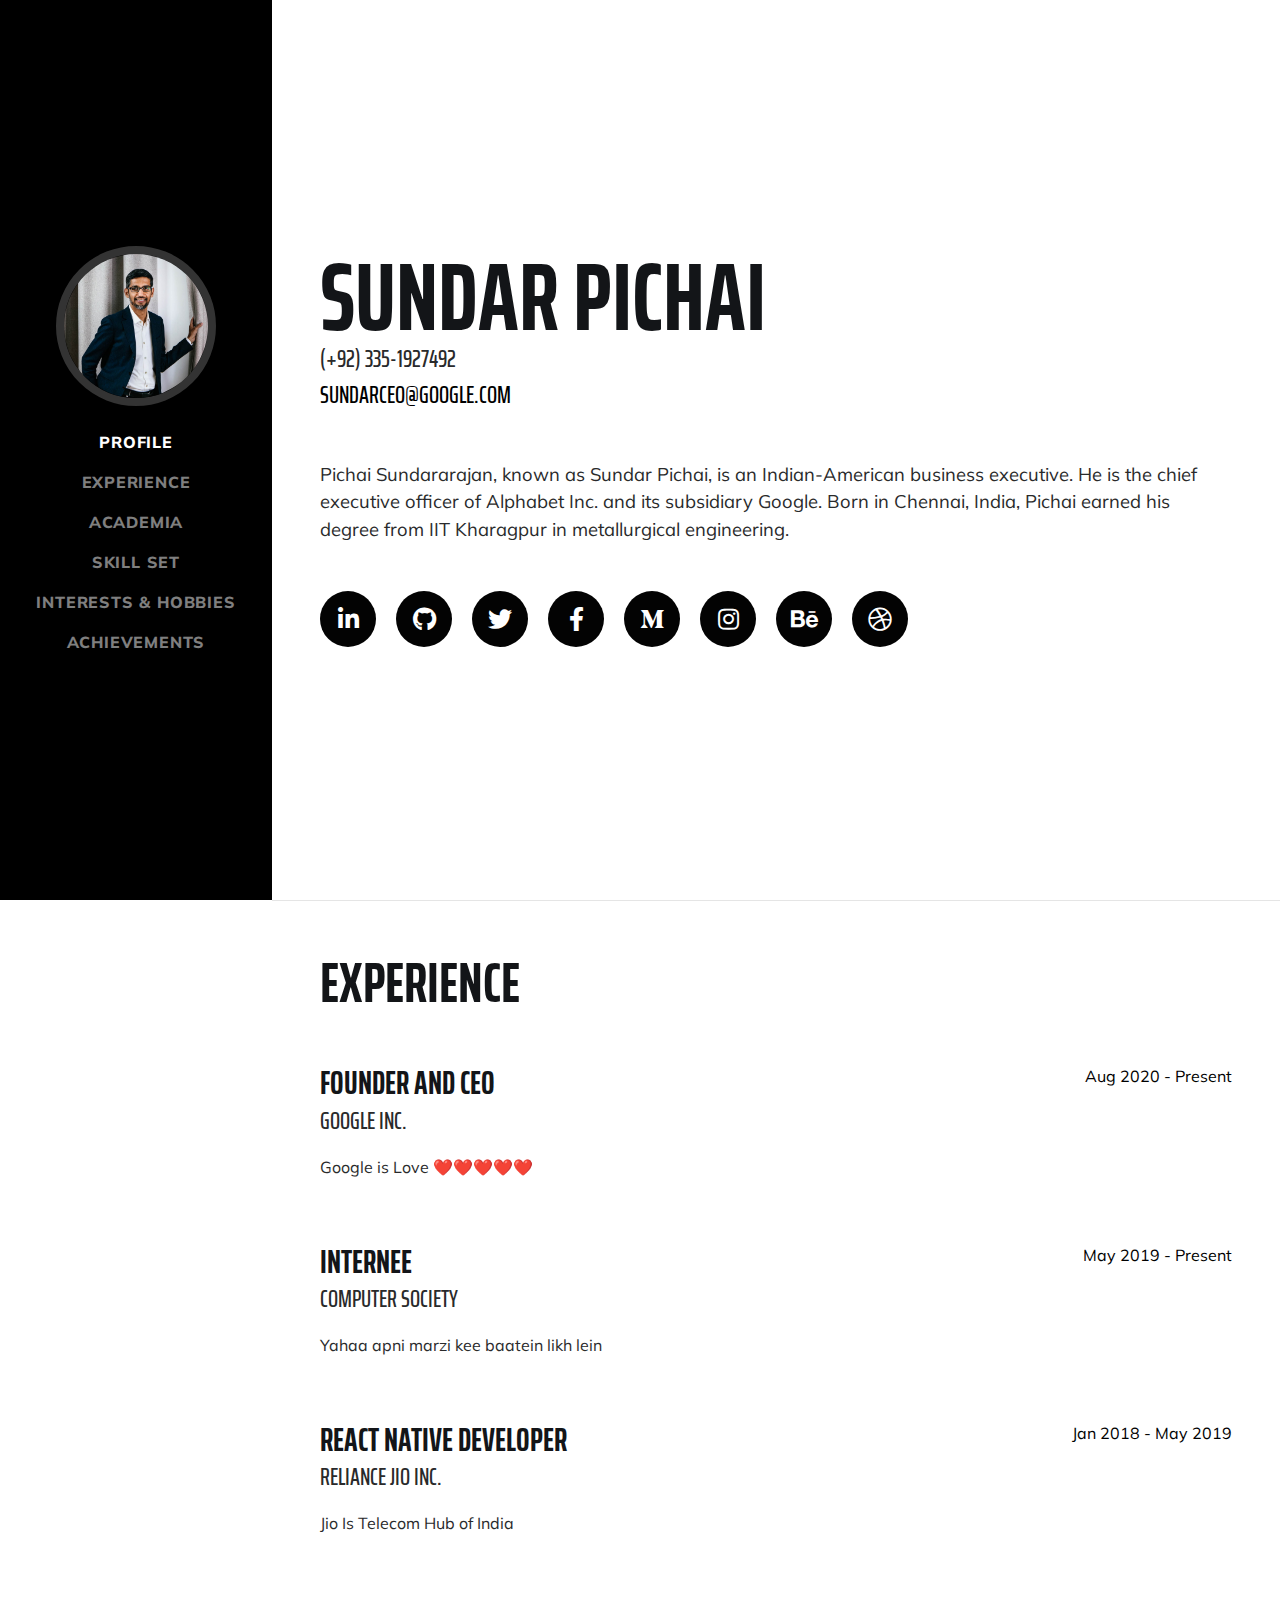
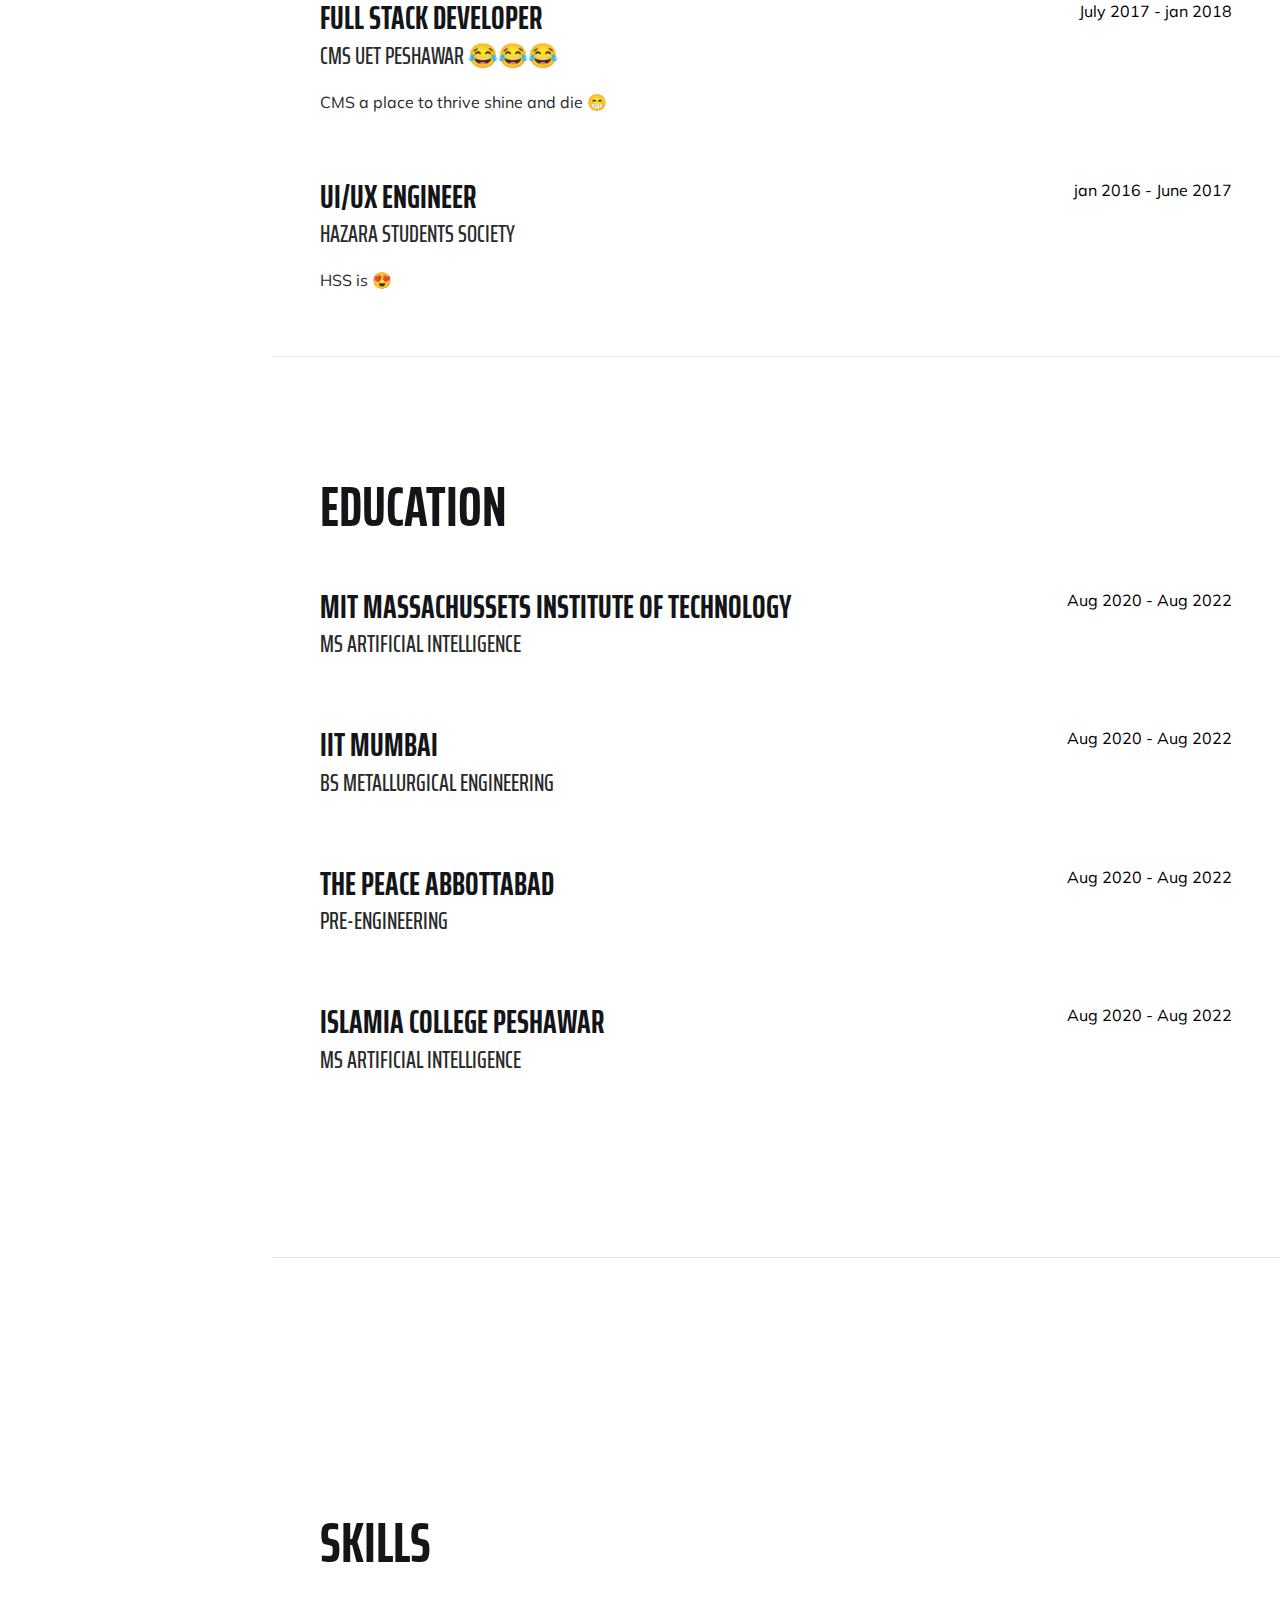
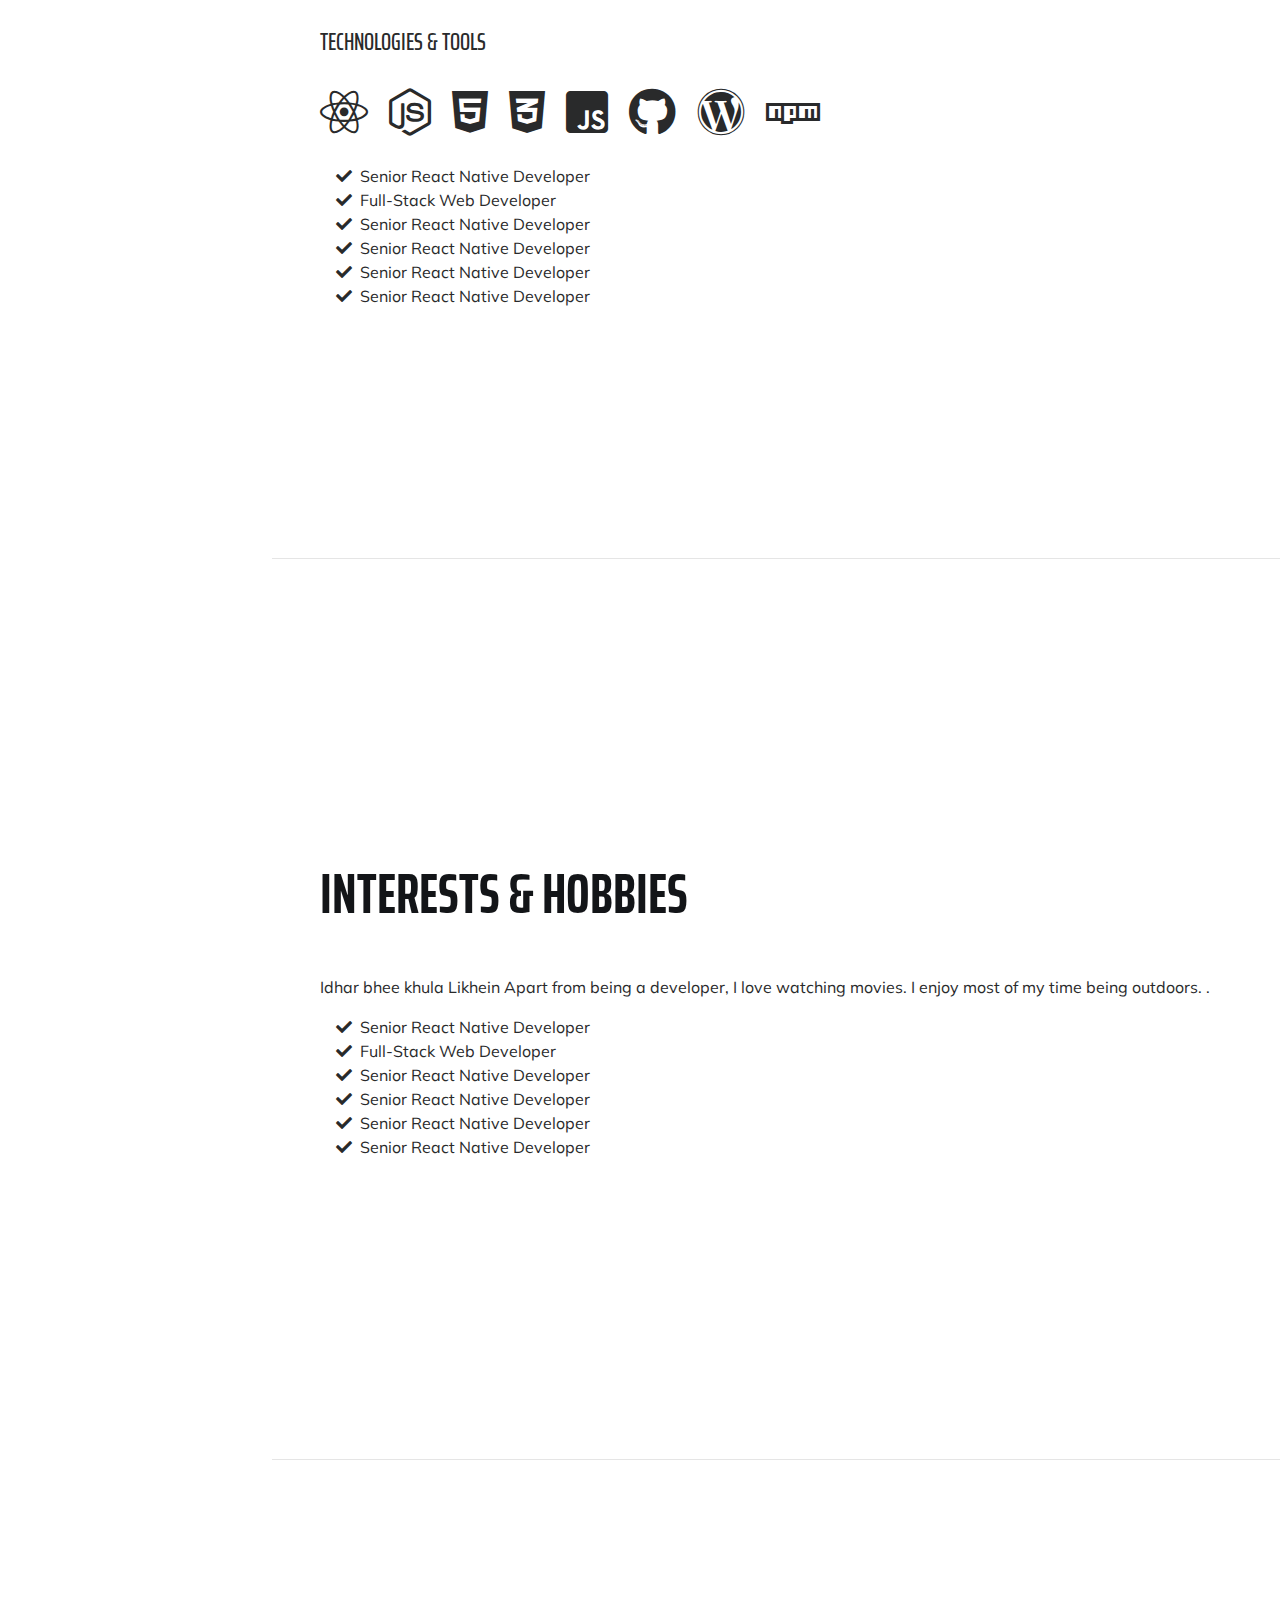
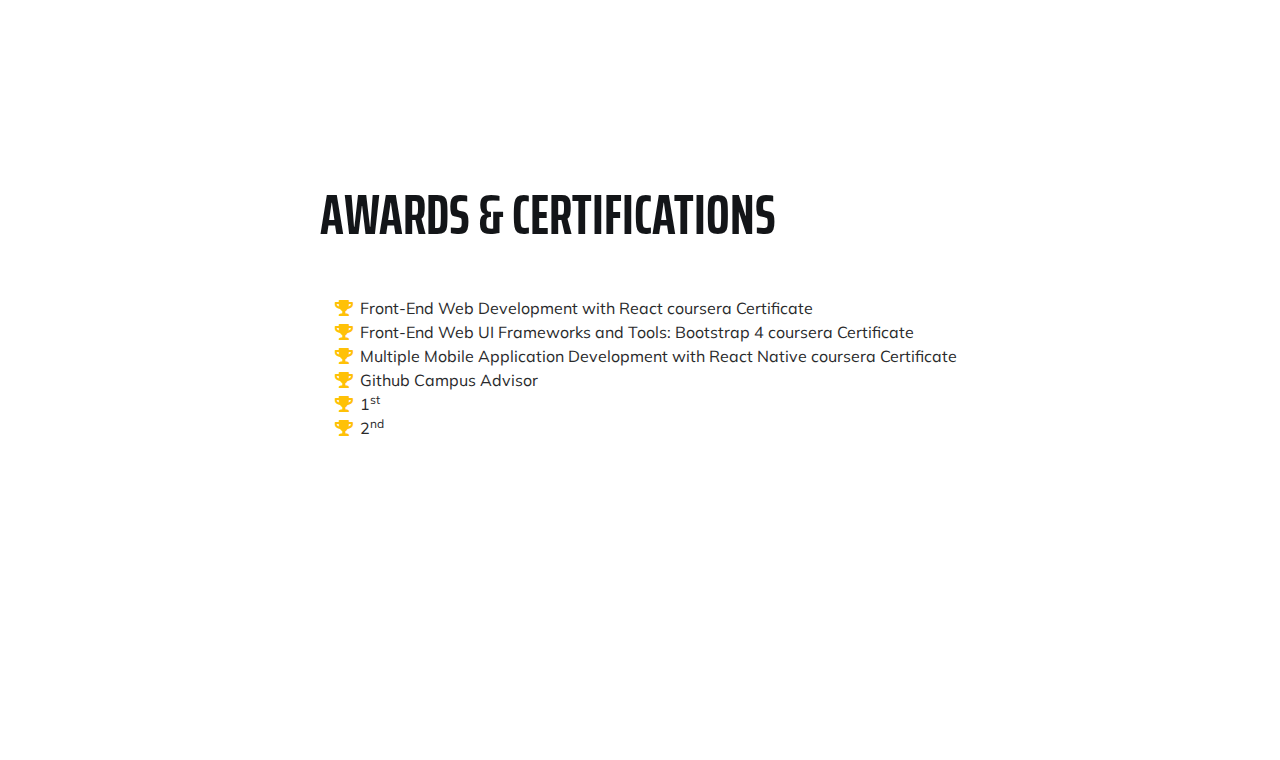
<file: index.html>
<!DOCTYPE html>
<html lang="en">

<head>

  <meta charset="utf-8">
  <meta name="viewport" content="width=device-width, initial-scale=1, shrink-to-fit=no">
  <meta name="description" content="">
  <meta name="author" content="Ahmed">
   
  <!--Favicon -->
  <link rel="icon" type="image/png" href="img/workshop.png"/>

  <!-- Write your Name here!-->
  <title>Sundar Pichai</title>


  <!-- Bootstrap core CSS -->
  <link href="vendor/bootstrap/css/bootstrap.min.css" rel="stylesheet">

  <!-- Custom fonts for this website -->
  <link href="https://fonts.googleapis.com/css?family=Saira+Extra+Condensed:500,700" rel="stylesheet">
  <link href="https://fonts.googleapis.com/css?family=Muli:400,400i,800,800i" rel="stylesheet">
  <link href="vendor/fontawesome-free/css/all.min.css" rel="stylesheet">

  <!-- Custom styles for this template -->
  <link href="css/resume.css" rel="stylesheet">

</head>





<body id="page-top">

  <nav class="navbar navbar-expand-lg navbar-dark bg-primary fixed-top" id="sideNav">
    <a class="navbar-brand js-scroll-trigger" href="#page-top">

      <!--Write your Name here! -->
      <span class="d-block d-lg-none">Sundar Pichai</span>
      <span class="d-none d-lg-block">
        <img class="img-fluid img-profile rounded-circle mx-auto mb-2" src="img/profile.jpg" alt="">
      </span>
    </a>

    <button class="navbar-toggler" type="button" data-toggle="collapse" data-target="#navbarSupportedContent" aria-controls="navbarSupportedContent" aria-expanded="false" aria-label="Toggle navigation">
      <span class="navbar-toggler-icon"></span>
    </button>
    <div class="collapse navbar-collapse" id="navbarSupportedContent">
      <ul class="navbar-nav">
        <li class="nav-item">
          <a class="nav-link js-scroll-trigger" href="#about">Profile</a>
        </li>
        <li class="nav-item">
          <a class="nav-link js-scroll-trigger" href="#experience">Experience</a>
        </li>
        <li class="nav-item">
          <a class="nav-link js-scroll-trigger" href="#education">Academia</a>
        </li>
        <li class="nav-item">
          <a class="nav-link js-scroll-trigger" href="#skills">Skill Set</a>
        </li>
        <li class="nav-item">
          <a class="nav-link js-scroll-trigger" href="#interests">Interests & Hobbies</a>
        </li>
        <li class="nav-item">
          <a class="nav-link js-scroll-trigger" href="#awards">Achievements</a>
        </li>
      </ul>
    </div>
  </nav>

  <div class="container-fluid p-0">

    <section class="resume-section p-3 p-lg-5 d-flex align-items-center" id="about">
      <div class="w-100">
        <!--Enter your name! -->

        <h1 class="mb-0">Sundar Pichai

        </h1>
        <!--Enter your Mobile Number here! -->
        <div class="subheading mb-5">(+92) 335-1927492 
          <br>

          <!--Enter your Email Address -->
          <a href="mianjawadahmad@encoderbytes.com">sundarceo@google.com</a>
        </div>

        <!-- Description / About Me! (Yahha khul ke Likhen) -->
        <p class="lead mb-5">
          Pichai Sundararajan, known as Sundar Pichai, is an Indian-American business executive. He is the chief executive officer of Alphabet Inc. and its subsidiary Google. Born in Chennai, India, Pichai earned his degree from IIT Kharagpur in metallurgical engineering.
        </p>


        
        <div class="social-icons">
          <a href="https://www.linkedin.com/in/Yahaa Apna link daalein/">
            <i class="fab fa-linkedin-in"></i>
          </a>
          <a href="https://github.com/Yaha Apna Link Daalein/">
            <i class="fab fa-github"></i>
          </a>
          <a href="https://twitter.com/Yaha Apna Link Daalein">
            <i class="fab fa-twitter"></i>
          </a>
          <a href="https://www.facebook.com/Yaha Apna Link Daalein">
            <i class="fab fa-facebook-f"></i>
          </a>
          <a href="https://medium.com/Yaha Apna Link Daalein">
            <i class="fab fa-medium-m"></i> 
          </a>
          <a href="https://www.instagram.com/Yaha Apna Link Daalein">
            <i class="fab fa-instagram"></i> 
          </a>
          <a href="https://www.behance.com/Yaha Apna Link Daalein">
            <i class="fab fa-behance"></i> 
          </a>
          <a href="https://www.dribble.com/Yaha Apna Link Daalein">
            <i class="fab fa-dribbble"></i> 
          </a>
        </div>
      </div>
    </section>



    <hr class="m-0">

    <section class="resume-section p-3 p-lg-5 d-flex justify-content-center" id="experience">
      <div class="w-100">
        <h2 class="mb-5">Experience</h2>
        
         <div class="resume-item d-flex flex-column flex-md-row justify-content-between mb-5">
          <div class="resume-content">
            <h3 class="mb-0">Founder and CEO</h3>
            <div class="subheading mb-3">Google Inc.</div>
            <p> Google is Love ❤❤❤❤❤</p>
          </div>
          <div class="resume-date text-md-right">
            <span class="text-primary">Aug 2020 - Present</span>
          </div>
        </div>
        

        <div class="resume-item d-flex flex-column flex-md-row justify-content-between mb-5">
          <div class="resume-content">
            <h3 class="mb-0">Internee</h3>
            <div class="subheading mb-3">Computer Society</div>
            <p>Yahaa apni marzi kee baatein likh lein </p>
          </div>
          <div class="resume-date text-md-right">
            <span class="text-primary">May 2019 - Present</span>
          </div>
        </div>

        <div class="resume-item d-flex flex-column flex-md-row justify-content-between mb-5">
          <div class="resume-content">
            <h3 class="mb-0">React Native Developer</h3>
            <div class="subheading mb-3">Reliance JIO Inc.</div>
            <p>Jio Is Telecom Hub of India</p>
          </div>
          <div class="resume-date text-md-right">
            <span class="text-primary">Jan 2018 - May 2019</span>
          </div>
        </div>

        <div class="resume-item d-flex flex-column flex-md-row justify-content-between mb-5">
          <div class="resume-content">
            <h3 class="mb-0">Full Stack Developer</h3>
            <div class="subheading mb-3">CMS UET Peshawar 😂😂😂</div>
            <p>CMS a place to thrive shine and die 😁</p>
          </div>
          <div class="resume-date text-md-right">
            <span class="text-primary">July 2017 - jan 2018</span>
          </div>
        </div>

        <div class="resume-item d-flex flex-column flex-md-row justify-content-between">
          <div class="resume-content">
            <h3 class="mb-0">UI/UX Engineer</h3>
            <div class="subheading mb-3">Hazara Students Society</div>
            <p>HSS is 😍</p>
          </div>
          <div class="resume-date text-md-right">
            <span class="text-primary">jan 2016 - June 2017</span>
          </div>
        </div>

      </div>

      

    </section>

    <hr class="m-0">

    <section class="resume-section p-3 p-lg-5 d-flex align-items-center" id="education">
      <div class="w-100">
        <h2 class="mb-5">Education</h2>

        <div class="resume-item d-flex flex-column flex-md-row justify-content-between mb-5">
           <!--Master's-->
          <div class="resume-content">
            <h3 class="mb-0">MIT Massachussets Institute of technology</h3>
            <div class="subheading mb-3">MS Artificial Intelligence</div>
            </div>

        <div class="resume-date text-md-right">
            <span class="text-primary">Aug 2020 - Aug 2022</span>
          </div>
        </div>

        <div class="resume-item d-flex flex-column flex-md-row justify-content-between mb-5">
           <!--Bachelor's-->
          <div class="resume-content">
            <h3 class="mb-0">IIT Mumbai</h3>
            <div class="subheading mb-3">BS Metallurgical Engineering</div>
            </div>

        <div class="resume-date text-md-right">
            <span class="text-primary">Aug 2020 - Aug 2022</span>
          </div>
        </div>


        <div class="resume-item d-flex flex-column flex-md-row justify-content-between mb-5">
           <!--College Here -->
          <div class="resume-content">
            <h3 class="mb-0">The Peace Abbottabad</h3>
            <div class="subheading mb-3">Pre-Engineering</div>
            </div>

        <div class="resume-date text-md-right">
            <span class="text-primary">Aug 2020 - Aug 2022</span>
          </div>
        </div>

        <div class="resume-item d-flex flex-column flex-md-row justify-content-between mb-5">
           <!--School Here -->
          <div class="resume-content">
            <h3 class="mb-0">Islamia College Peshawar</h3>
            <div class="subheading mb-3">MS Artificial Intelligence</div>
            </div>

        <div class="resume-date text-md-right">
            <span class="text-primary">Aug 2020 - Aug 2022</span>
          </div>
        </div>
        </div>
    </section>

    <hr class="m-0">

    <section class="resume-section p-3 p-lg-5 d-flex align-items-center" id="skills">
      <div class="w-100">
        <h2 class="mb-5">Skills</h2>

        <div class="subheading mb-3">Technologies &amp; Tools</div>
        <ul class="list-inline dev-icons">
          <li class="list-inline-item">
            <i class="fab fa-react"></i>
          </li>
          <li class="list-inline-item">
            <i class="fab fa-node-js"></i>
          </li>
          <li class="list-inline-item">
            <i class="fab fa-html5"></i>
          </li>
          <li class="list-inline-item">
            <i class="fab fa-css3-alt"></i>
          </li>
          <li class="list-inline-item">
            <i class="fab fa-js-square"></i>
          </li>
          <li class="list-inline-item">
            <i class="fab fa-github"></i>
          </li>
          <li class="list-inline-item">
            <i class="fab fa-wordpress"></i>
          </li>
          <li class="list-inline-item">
            <i class="fab fa-npm"></i>
          </li>
        </ul>

        <ul class="fa-ul mb-0">
          <li>
            <i class="fa-li fa fa-check"></i>
            Senior React Native Developer  </li>
          <li>
            <i class="fa-li fa fa-check"></i>
            Full-Stack Web Developer</li>
            <li>
            <i class="fa-li fa fa-check"></i>
            Senior React Native Developer  </li>
            <li>
            <i class="fa-li fa fa-check"></i>
            Senior React Native Developer  </li>
            <li>
            <i class="fa-li fa fa-check"></i>
            Senior React Native Developer  </li>
            <li>
            <i class="fa-li fa fa-check"></i>
            Senior React Native Developer  </li>
        </ul>
      </div>
    </section>

    <hr class="m-0">

    <section class="resume-section p-3 p-lg-5 d-flex align-items-center" id="interests">
      <div class="w-100">
        <h2 class="mb-5">Interests & Hobbies</h2>
        <p> Idhar bhee khula Likhein Apart from being a developer, I love watching movies. I enjoy most of my time being outdoors. .</p>
         <ul class="fa-ul mb-0">
          <li>
            <i class="fa-li fa fa-check"></i>
            Senior React Native Developer  </li>
          <li>
            <i class="fa-li fa fa-check"></i>
            Full-Stack Web Developer</li>
            <li>
            <i class="fa-li fa fa-check"></i>
            Senior React Native Developer  </li>
            <li>
            <i class="fa-li fa fa-check"></i>
            Senior React Native Developer  </li>
            <li>
            <i class="fa-li fa fa-check"></i>
            Senior React Native Developer  </li>
            <li>
            <i class="fa-li fa fa-check"></i>
            Senior React Native Developer  </li>
        </ul>
      </div>
    </section>

    <hr class="m-0">

    <section class="resume-section p-3 p-lg-5 d-flex align-items-center" id="awards">
      <div class="w-100">
        <h2 class="mb-5">Awards &amp; Certifications</h2>
        <ul class="fa-ul mb-0">
          <li>
            <i class="fa-li fa fa-trophy text-warning"></i>
            Front-End Web Development with React coursera Certificate</li>
          <li>
            <i class="fa-li fa fa-trophy text-warning"></i>
            Front-End Web UI Frameworks and Tools: Bootstrap 4 coursera Certificate</li>
          <li>
            <i class="fa-li fa fa-trophy text-warning"></i>
            Multiple Mobile Application Development with React Native coursera Certificate</li>
          <li>
          <li>
            <i class="fa-li fa fa-trophy text-warning"></i>
            Github Campus Advisor</li>
          <li>
           <i class="fa-li fa fa-trophy text-warning"></i>
            1<sup>st</sup>
            </li>
          <li>
            <i class="fa-li fa fa-trophy text-warning"></i>
            2<sup>nd</sup>
            
        </ul>
      </div>
    </section>

  </div>

  <!-- Bootstrap core JavaScript -->
  <script src="vendor/jquery/jquery.min.js"></script>
  <script src="vendor/bootstrap/js/bootstrap.bundle.min.js"></script>

  <!-- Plugin JavaScript -->
  <script src="vendor/jquery-easing/jquery.easing.min.js"></script>

  <!-- Custom scripts for this template -->
  <script src="js/resume.min.js"></script>

</body>

</html>
</file>
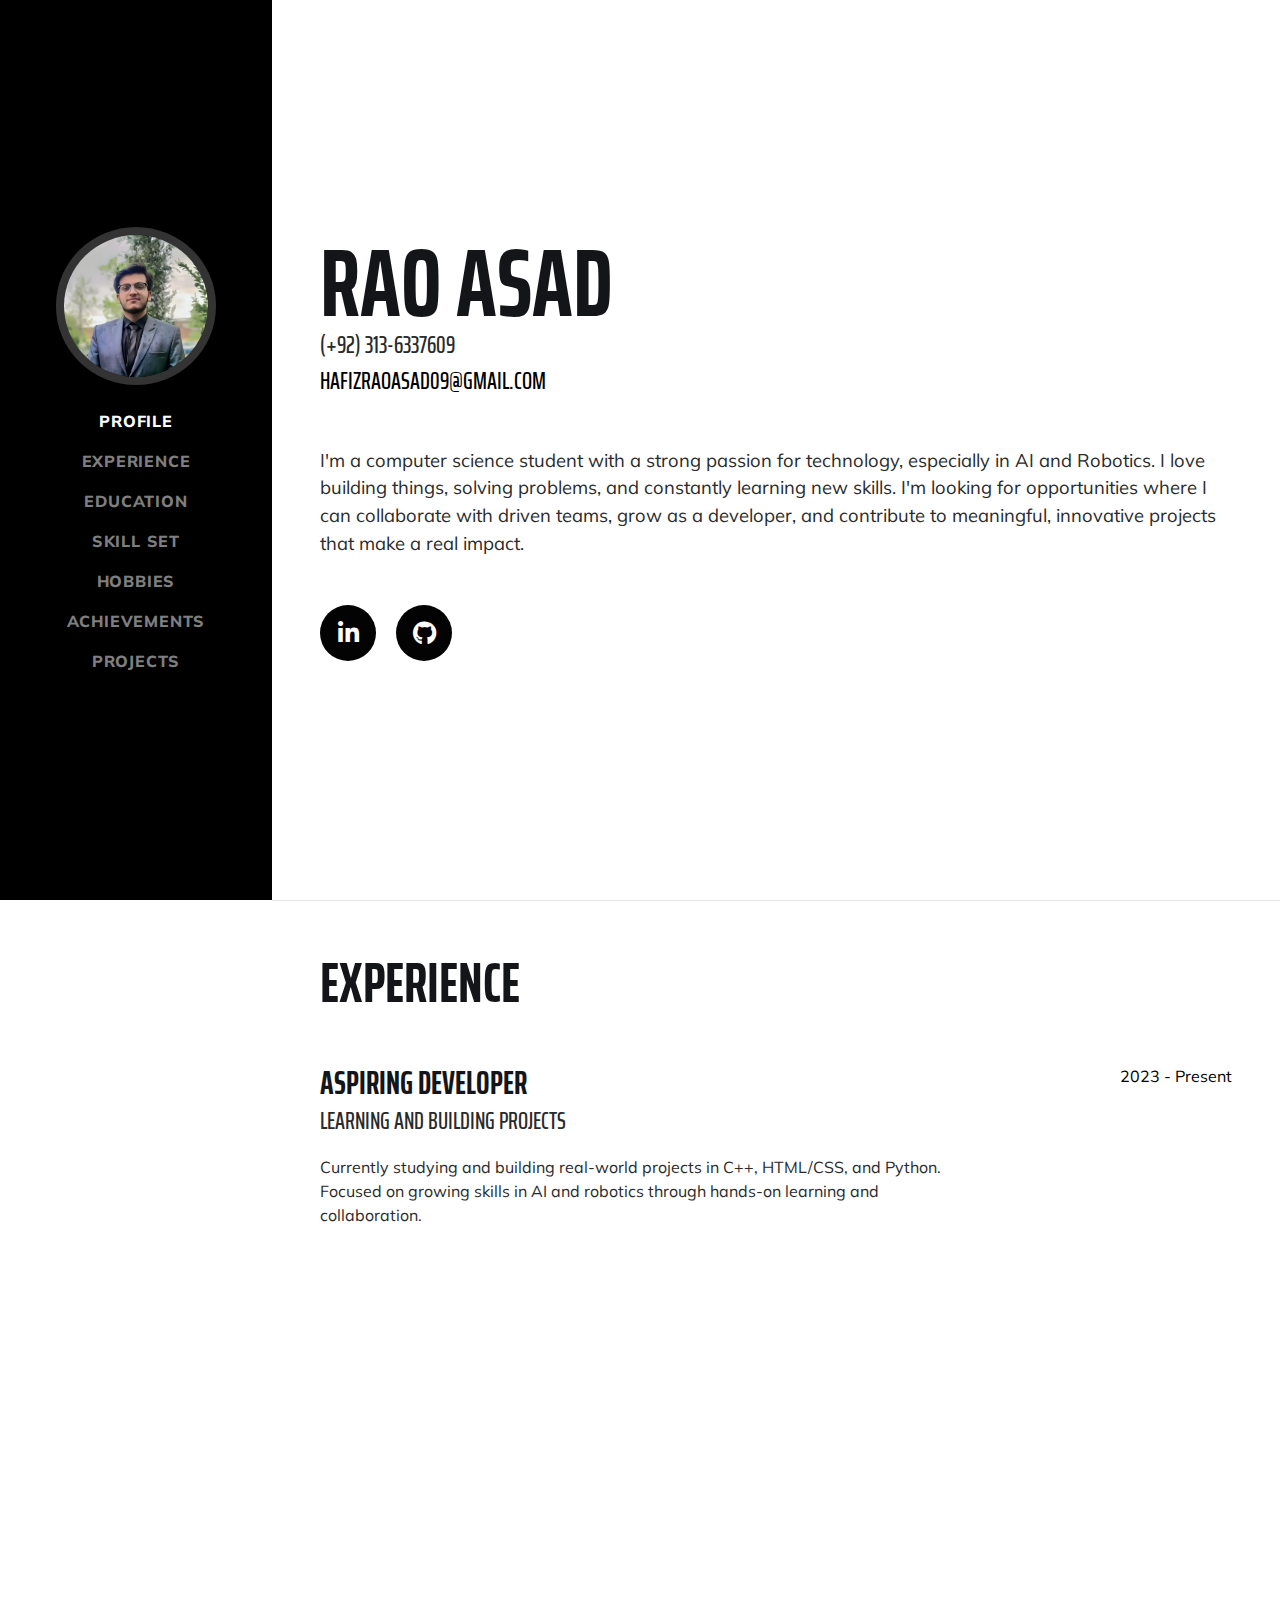
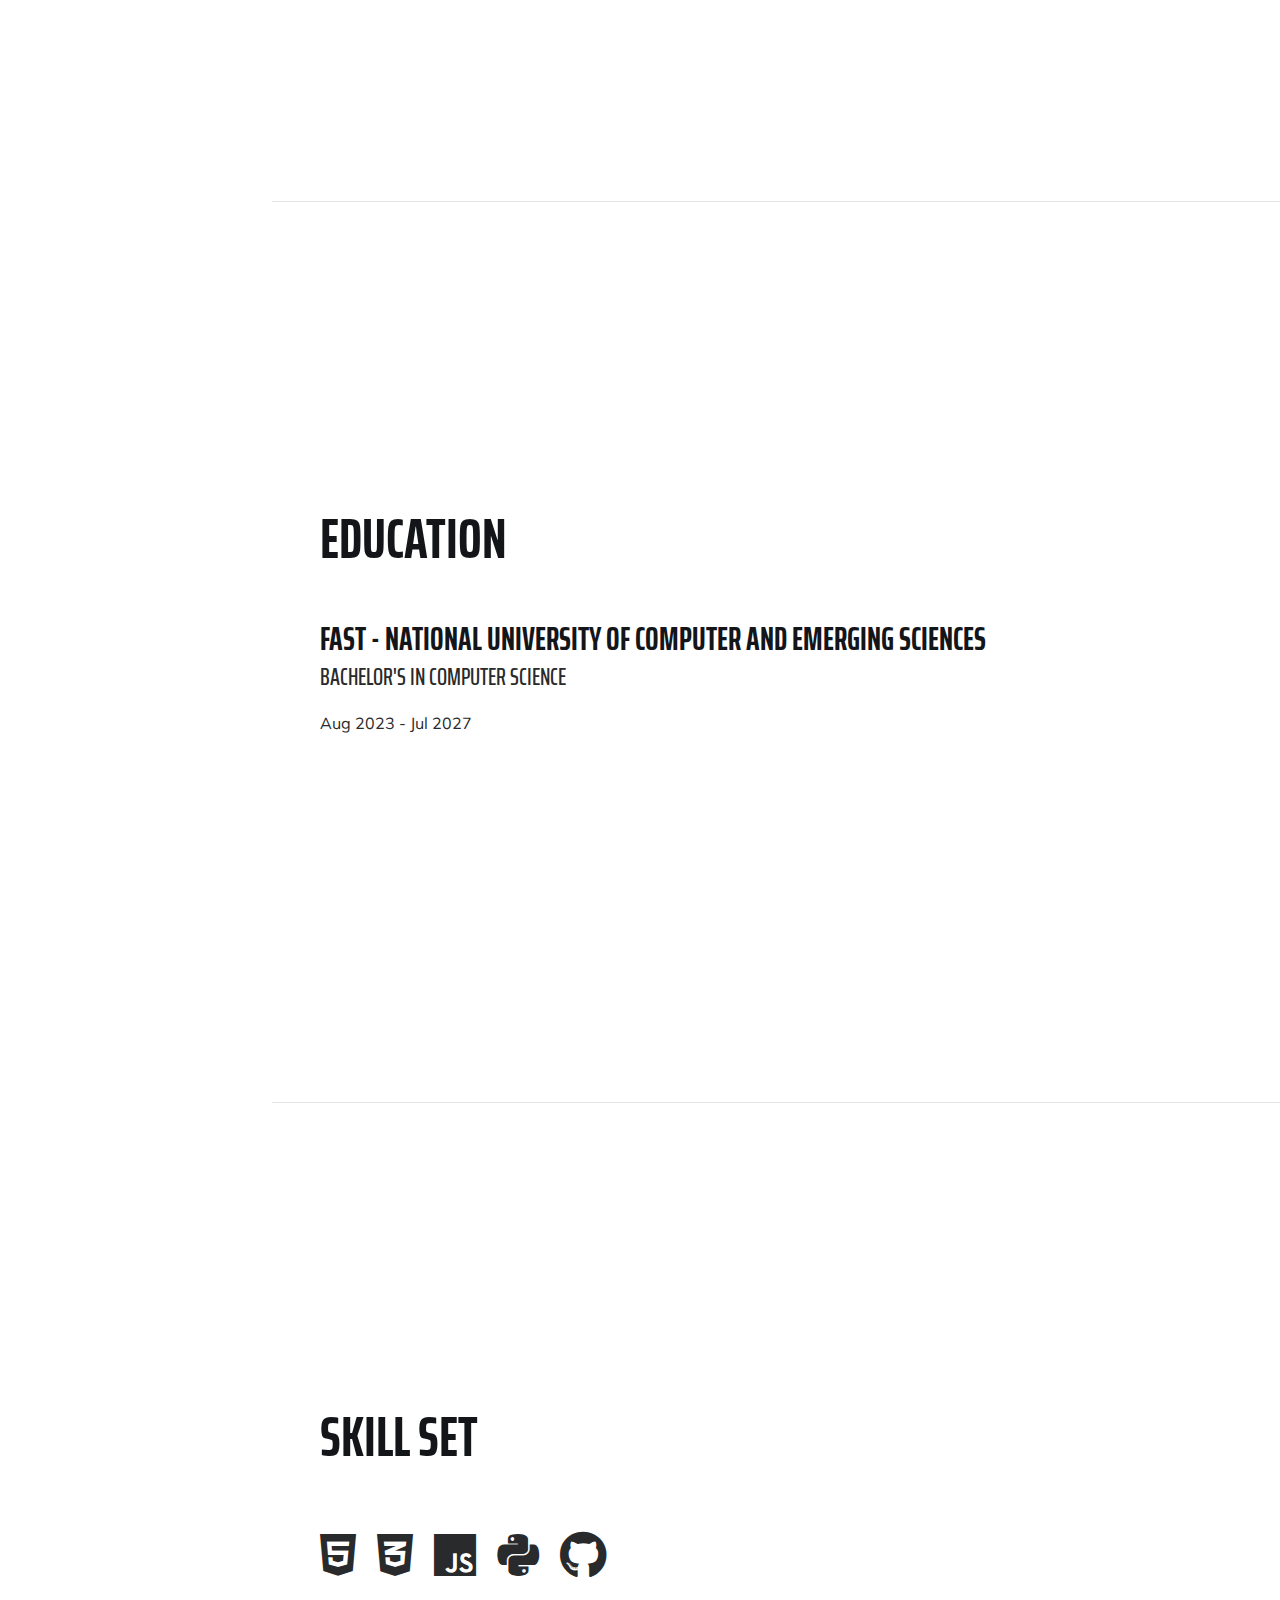
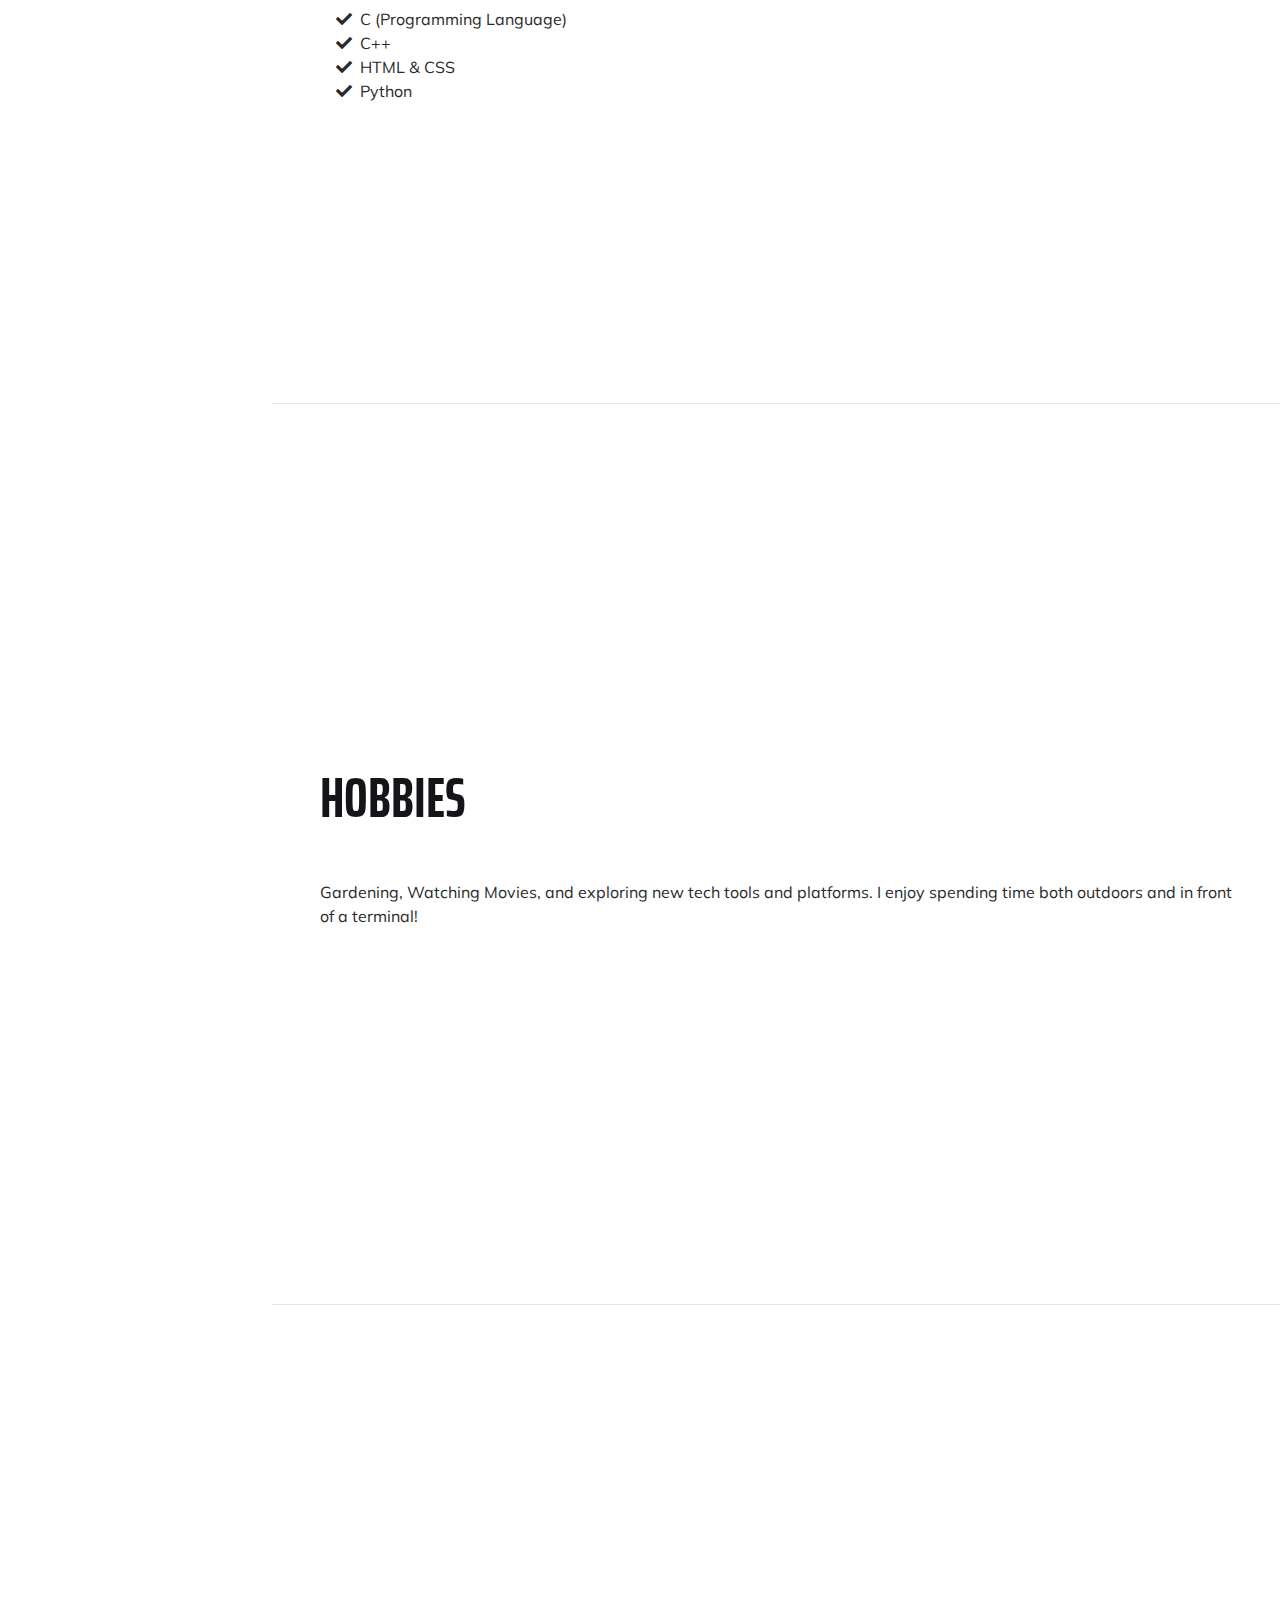
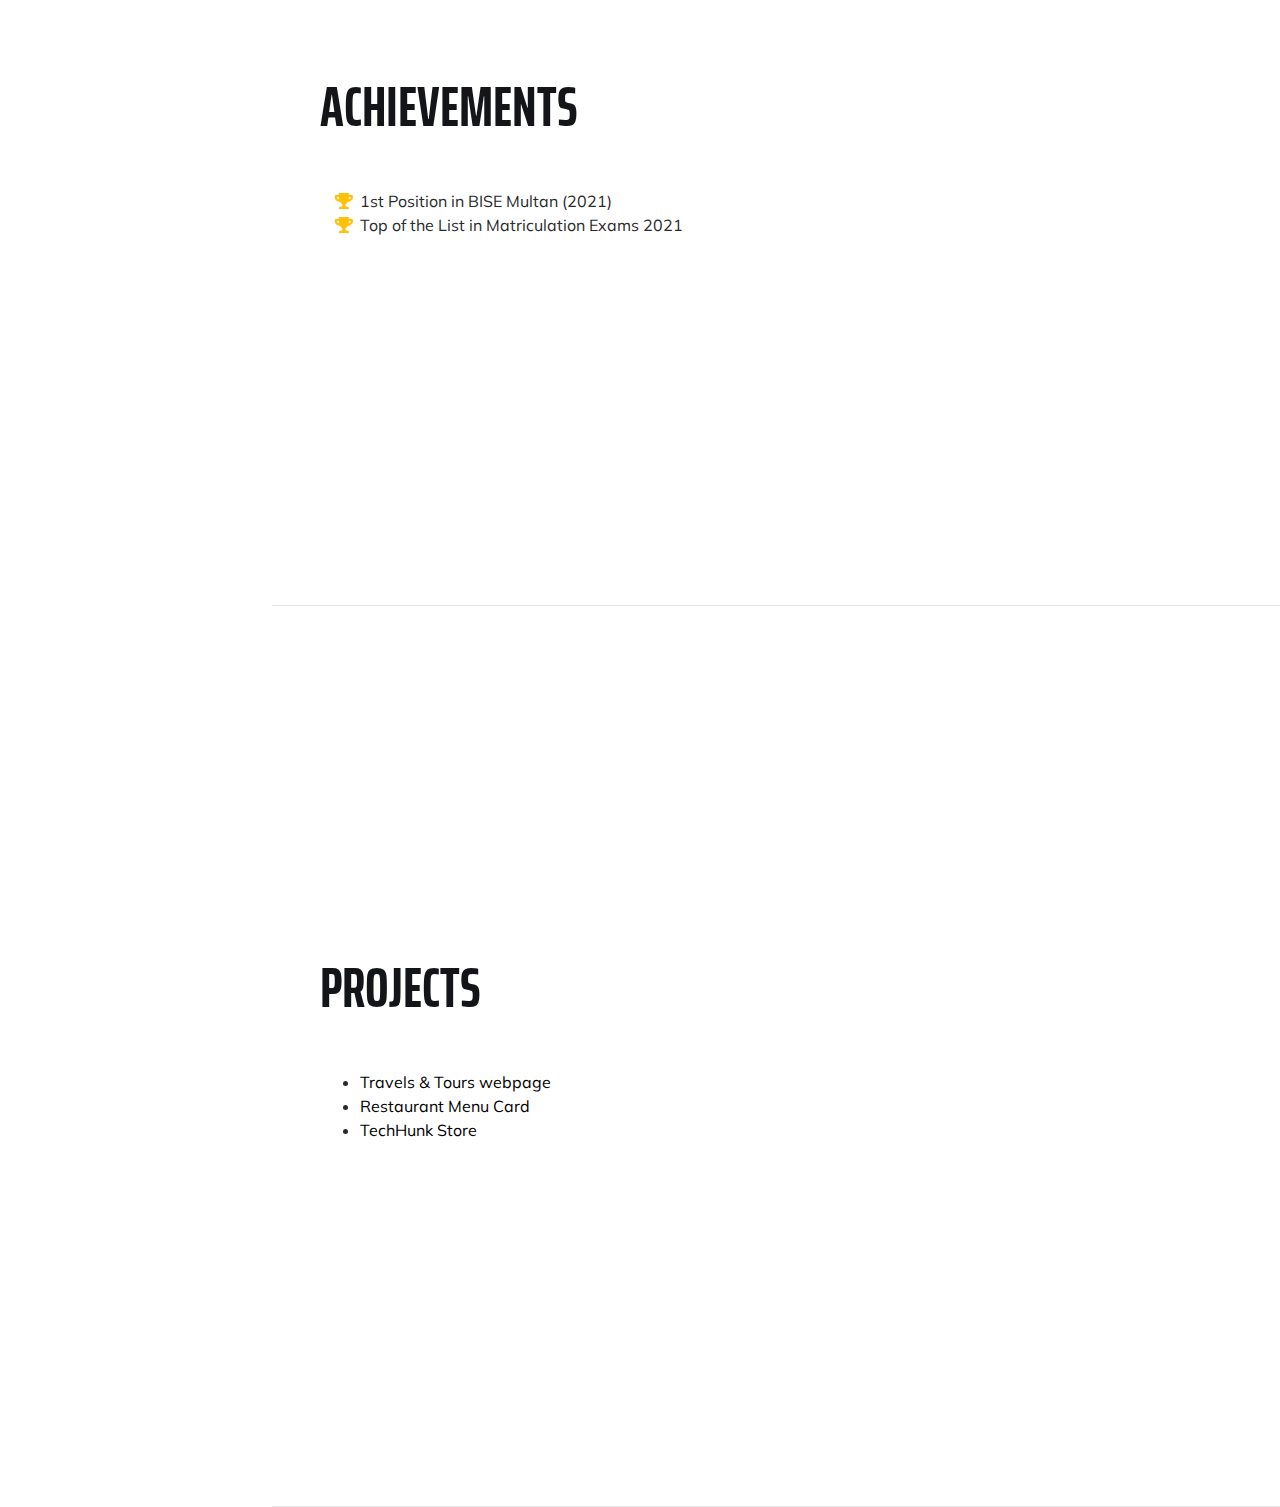
<file: My-Portfolio-main/index.html>
<!DOCTYPE html>
<html lang="en">
<head>
  <meta charset="utf-8" />
  <meta name="viewport" content="width=device-width, initial-scale=1, shrink-to-fit=no" />
  <meta name="description" content="Portfolio of Rao Asad" />
  <meta name="author" content="Rao Asad" />
  <link rel="icon" type="image/png" href="img/workshop.png" />
  <title>Rao Asad</title>

  <!-- Bootstrap CSS -->
  <link href="vendor/bootstrap/css/bootstrap.min.css" rel="stylesheet" />
  <link href="https://fonts.googleapis.com/css?family=Saira+Extra+Condensed:500,700" rel="stylesheet" />
  <link href="https://fonts.googleapis.com/css?family=Muli:400,400i,800,800i" rel="stylesheet" />
  <link href="vendor/fontawesome-free/css/all.min.css" rel="stylesheet" />
  <link href="css/resume.css" rel="stylesheet" />
</head>

<body id="page-top">
  <nav class="navbar navbar-expand-lg navbar-dark bg-primary fixed-top" id="sideNav">
    <a class="navbar-brand js-scroll-trigger" href="#page-top">
      <span class="d-block d-lg-none">Rao Asad</span>
      <span class="d-none d-lg-block">
        <img class="img-fluid img-profile rounded-circle mx-auto mb-2" src="img/profile.png" alt="Profile picture" />
      </span>
    </a>
    <button class="navbar-toggler" type="button" data-toggle="collapse" data-target="#navbarSupportedContent">
      <span class="navbar-toggler-icon"></span>
    </button>
    <div class="collapse navbar-collapse" id="navbarSupportedContent">
      <ul class="navbar-nav">
        <li class="nav-item"><a class="nav-link js-scroll-trigger" href="#about">Profile</a></li>
        <li class="nav-item"><a class="nav-link js-scroll-trigger" href="#experience">Experience</a></li>
        <li class="nav-item"><a class="nav-link js-scroll-trigger" href="#education">Education</a></li>
        <li class="nav-item"><a class="nav-link js-scroll-trigger" href="#skills">Skill Set</a></li>
        <li class="nav-item"><a class="nav-link js-scroll-trigger" href="#interests">Hobbies</a></li>
        <li class="nav-item"><a class="nav-link js-scroll-trigger" href="#awards">Achievements</a></li>
        <li class="nav-item"><a class="nav-link js-scroll-trigger" href="#projects">Projects</a></li>
      </ul>
    </div>
  </nav>

  <div class="container-fluid p-0">
    <section class="resume-section p-3 p-lg-5 d-flex align-items-center" id="about">
      <div class="w-100">
        <h1 class="mb-0">Rao Asad</h1>
        <div class="subheading mb-5">
          (+92) 313-6337609 <br />
          <a href="mailto:hafizraoasad09@gmail.com">hafizraoasad09@gmail.com</a>
        </div>
        <p class="lead mb-5">I'm a computer science student with a strong passion for technology, especially in AI and Robotics. I love building things, solving problems, and constantly learning new skills. I'm looking for opportunities where I can collaborate with driven teams, grow as a developer, and contribute to meaningful, innovative projects that make a real impact.</p>

        <div class="social-icons">
          <a href="https://www.linkedin.com/in/rao-asad-665605226"><i class="fab fa-linkedin-in"></i></a>
          <a href="https://github.com/aizync"><i class="fab fa-github"></i></a>
        </div>
      </div>
    </section>

    <hr class="m-0" />

    <section class="resume-section p-3 p-lg-5 d-flex justify-content-center" id="experience">
      <div class="w-100">
        <h2 class="mb-5">Experience</h2>
        <div class="resume-item d-flex flex-column flex-md-row justify-content-between">
          <div class="resume-content">
            <h3 class="mb-0">Aspiring Developer</h3>
            <div class="subheading mb-3">Learning and Building Projects</div>
            <p>Currently studying and building real-world projects in C++, HTML/CSS, and Python. Focused on growing skills in AI and robotics through hands-on learning and collaboration.</p>
          </div>
          <div class="resume-date text-md-right">
            <span class="text-primary">2023 - Present</span>
          </div>
        </div>
      </div>
    </section>

    <hr class="m-0" />

    <section class="resume-section p-3 p-lg-5 d-flex align-items-center" id="education">
      <div class="w-100">
        <h2 class="mb-5">Education</h2>
        <div class="resume-item d-flex flex-column flex-md-row justify-content-between mb-5">
          <div class="resume-content">
            <h3 class="mb-0">FAST - National University of Computer and Emerging Sciences</h3>
            <div class="subheading mb-3">Bachelor's in Computer Science</div>
            <p>Aug 2023 - Jul 2027</p>
          </div>
        </div>
      </div>
    </section>

    <hr class="m-0" />

    <section class="resume-section p-3 p-lg-5 d-flex align-items-center" id="skills">
      <div class="w-100">
        <h2 class="mb-5">Skill Set</h2>
        <ul class="list-inline dev-icons">
          <li class="list-inline-item"><i class="fab fa-html5"></i></li>
          <li class="list-inline-item"><i class="fab fa-css3-alt"></i></li>
          <li class="list-inline-item"><i class="fab fa-js"></i></li>
          <li class="list-inline-item"><i class="fab fa-python"></i></li>
          <li class="list-inline-item"><i class="fab fa-github"></i></li>
        </ul>
        <ul class="fa-ul mb-0">
          <li><i class="fa-li fa fa-check"></i>C (Programming Language)</li>
          <li><i class="fa-li fa fa-check"></i>C++</li>
          <li><i class="fa-li fa fa-check"></i>HTML & CSS</li>
          <li><i class="fa-li fa fa-check"></i>Python</li>
        </ul>
      </div>
    </section>

    <hr class="m-0" />

    <section class="resume-section p-3 p-lg-5 d-flex align-items-center" id="interests">
      <div class="w-100">
        <h2 class="mb-5">Hobbies</h2>
        <p>Gardening, Watching Movies, and exploring new tech tools and platforms. I enjoy spending time both outdoors and in front of a terminal!</p>
      </div>
    </section>

    <hr class="m-0" />

    <section class="resume-section p-3 p-lg-5 d-flex align-items-center" id="awards">
      <div class="w-100">
        <h2 class="mb-5">Achievements</h2>
        <ul class="fa-ul mb-0">
          <li><i class="fa-li fa fa-trophy text-warning"></i>1st Position in BISE Multan (2021)</li>
          <li><i class="fa-li fa fa-trophy text-warning"></i>Top of the List in Matriculation Exams 2021</li>
        </ul>
      </div>
    </section>

    <hr class="m-0" />

    <!-- Added Projects Section -->
    <section class="resume-section p-3 p-lg-5 d-flex align-items-center" id="projects">
      <div class="w-100">
        <h2 class="mb-5">Projects</h2>
        <ul>
          <li><a href="Project 1/project1.html" target="_blank" rel="noopener noreferrer">Travels & Tours webpage</a></li>
          <li><a href="Project 2/project2.html" target="_blank" rel="noopener noreferrer">Restaurant Menu Card</a></li>
          <li><a href="Project 3/project3.html" target="_blank" rel="noopener noreferrer">TechHunk Store</a></li>
        </ul>
      </div>
    </section>

  </div>
  <hr class="m-0" />

  <!-- Scripts -->
  <script src="vendor/jquery/jquery.min.js"></script>
  <script src="vendor/bootstrap/js/bootstrap.bundle.min.js"></script>
  <script src="vendor/jquery-easing/jquery.easing.min.js"></script>
  <script src="js/resume.min.js"></script>

  <!-- Trigger deployment -->

</body>
</html>
</file>
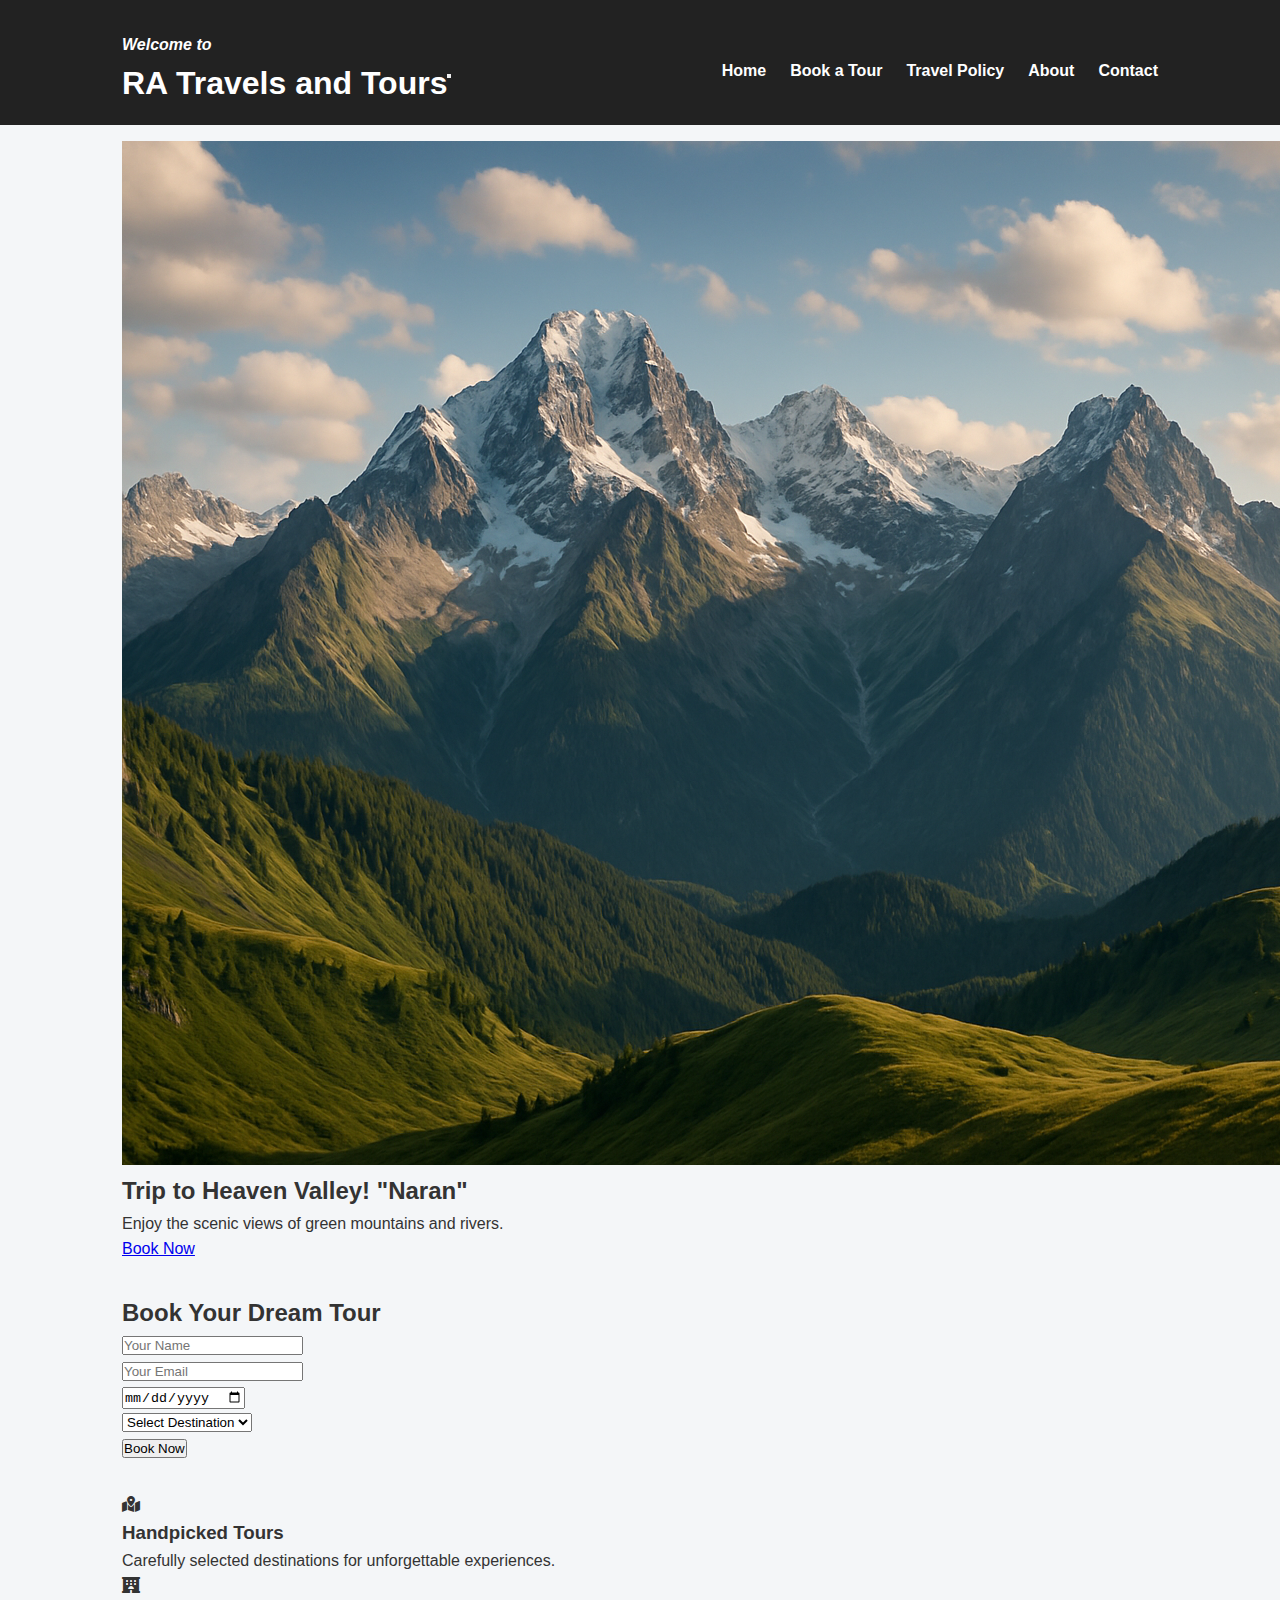
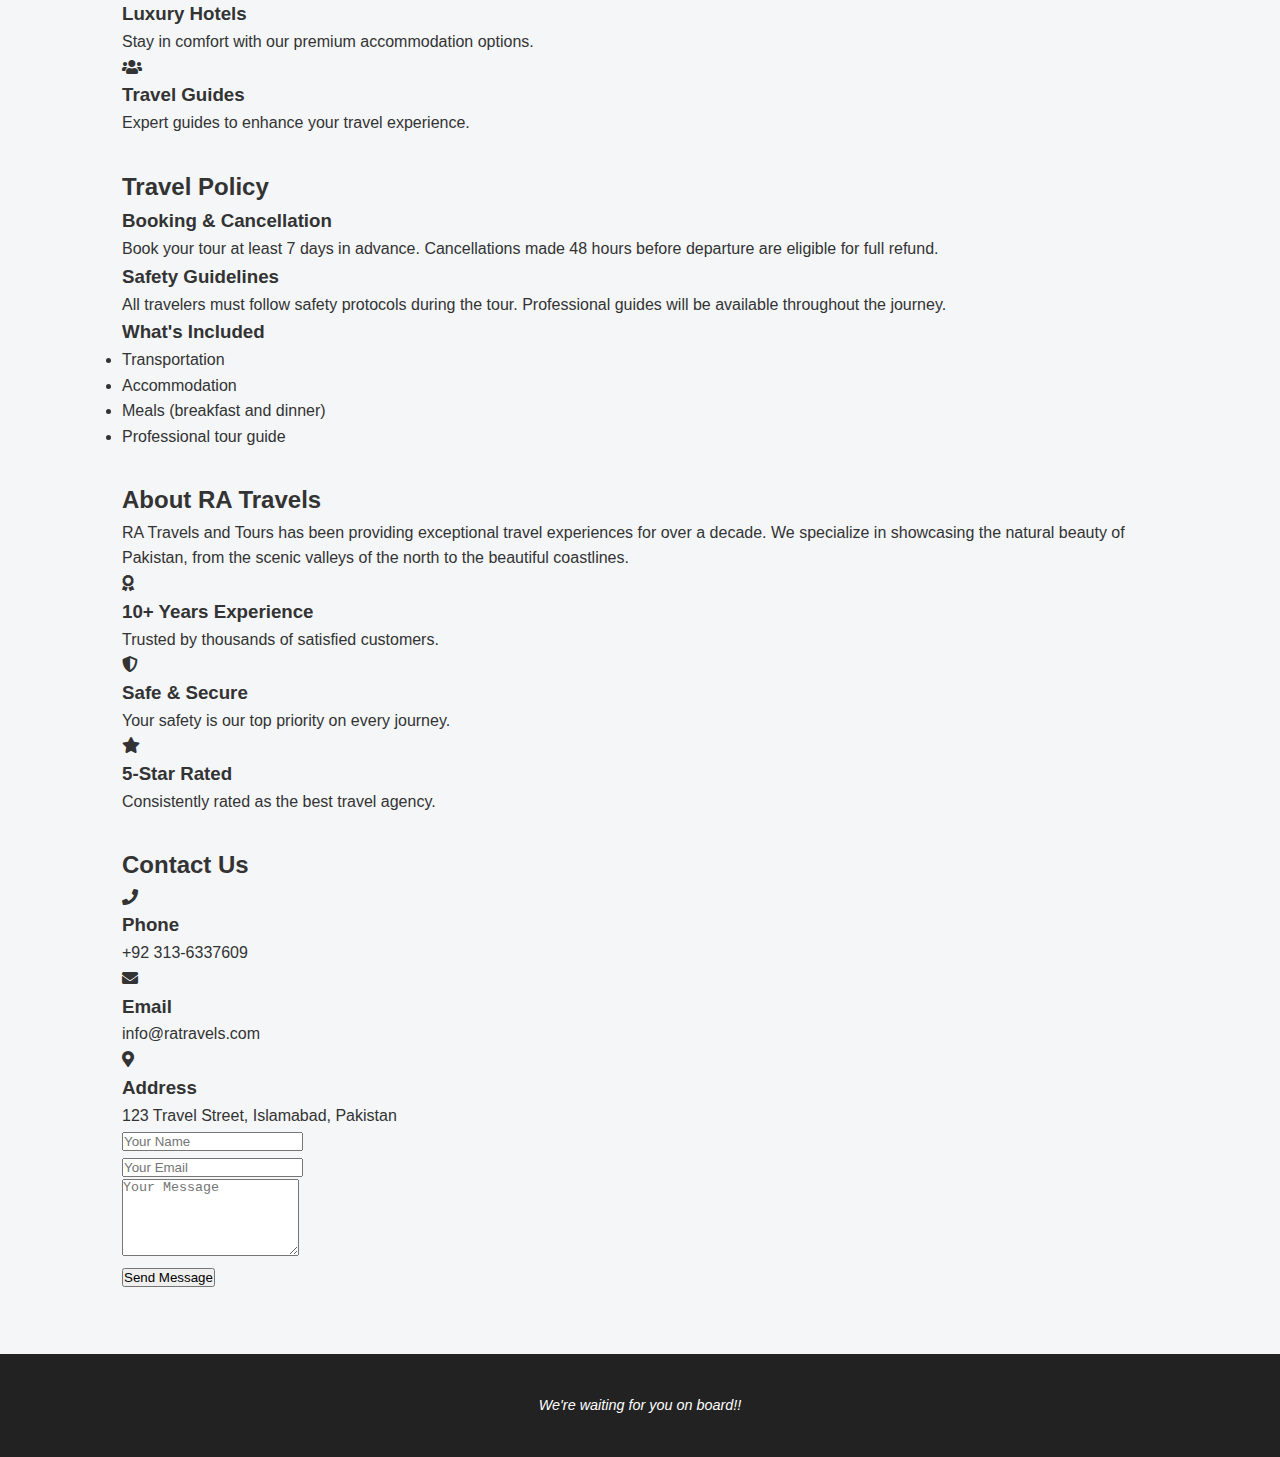
<file: Project 1/project1.html>
<!DOCTYPE html>
<html lang="en">
  <head>
    <meta charset="UTF-8" />
    <meta name="viewport" content="width=device-width, initial-scale=1" />
    <title>Travel and Tours website</title>
    <link
      rel="stylesheet"
      href="https://cdnjs.cloudflare.com/ajax/libs/font-awesome/5.15.4/css/all.min.css"
    />
    <link rel="stylesheet" href="project1.css" />
  </head>
  <body>
    <header>
      <div class="container">
        <p class="welcome animate-on-scroll">
          <b><i>Welcome to</i></b>
        </p>
        <h1 class="animate-on-scroll">RA Travels and Tours</h1>
        <button class="menu-toggle">
          <span></span>
          <span></span>
          <span></span>
        </button>
        <nav>
          <ul>
            <li><a href="#home">Home</a></li>
            <li><a href="#tours">Book a Tour</a></li>
            <li><a href="#policy">Travel Policy</a></li>
            <li><a href="#about">About</a></li>
            <li><a href="#contact">Contact</a></li>
          </ul>
        </nav>
      </div>
    </header>

    <section id="home" class="hero">
      <div class="slider container">
        <div class="slide">
          <img src="images/travel.jpg" alt="Travel" />
          <div class="content animate-on-scroll">
            <h2>Trip to Heaven Valley! "Naran"</h2>
            <p>Enjoy the scenic views of green mountains and rivers.</p>
            <a href="#tours" class="btn">Book Now</a>
          </div>
        </div>
        <div class="slide">
          <img src="images/travell.jpg" alt="Travel 2" />
          <div class="content animate-on-scroll">
            <h2>Trip to City of Lights! "Turtle Beach"</h2>
            <p>Enjoy the vast view of sea among cute turtles.</p>
            <a href="#tours" class="btn">Book Now</a>
          </div>
        </div>
        <div class="slide">
          <img src="images/travelll.jpg" alt="Travel 3" />
          <div class="content animate-on-scroll">
            <h2>Trip to Skardu "Hunza Valley"</h2>
            <p>See from your eyes the beauty of Pakistan.</p>
            <a href="#tours" class="btn">Book Now</a>
          </div>
        </div>
      </div>
    </section>

    <section id="tours" class="booking-section container">
      <h2 class="section-title animate-on-scroll">Book Your Dream Tour</h2>
      <form id="bookingForm" class="animate-on-scroll">
        <div class="form-group">
          <input type="text" id="name" placeholder="Your Name" required />
        </div>
        <div class="form-group">
          <input type="email" id="email" placeholder="Your Email" required />
        </div>
        <div class="form-group">
          <input type="date" id="date" required />
        </div>
        <div class="form-group">
          <select id="destination" required>
            <option value="">Select Destination</option>
            <option value="naran">Naran Valley</option>
            <option value="turtle">Turtle Beach</option>
            <option value="hunza">Hunza Valley</option>
          </select>
        </div>
        <button type="submit" class="btn">Book Now</button>
      </form>
    </section>

    <section id="features" class="features container">
      <div class="feature-grid">
        <div class="feature-card animate-on-scroll">
          <i class="fas fa-map-marked-alt"></i>
          <h3>Handpicked Tours</h3>
          <p>Carefully selected destinations for unforgettable experiences.</p>
        </div>
        <div class="feature-card animate-on-scroll">
          <i class="fas fa-hotel"></i>
          <h3>Luxury Hotels</h3>
          <p>Stay in comfort with our premium accommodation options.</p>
        </div>
        <div class="feature-card animate-on-scroll">
          <i class="fas fa-users"></i>
          <h3>Travel Guides</h3>
          <p>Expert guides to enhance your travel experience.</p>
        </div>
      </div>
    </section>


    <section id="policy" class="container animate-on-scroll">
      <h2 class="section-title">Travel Policy</h2>
      <div class="policy-content">
        <h3>Booking & Cancellation</h3>
        <p>Book your tour at least 7 days in advance. Cancellations made 48 hours before departure are eligible for full refund.</p>
        
        <h3>Safety Guidelines</h3>
        <p>All travelers must follow safety protocols during the tour. Professional guides will be available throughout the journey.</p>
        
        <h3>What's Included</h3>
        <ul>
          <li>Transportation</li>
          <li>Accommodation</li>
          <li>Meals (breakfast and dinner)</li>
          <li>Professional tour guide</li>
        </ul>
      </div>
    </section>

    <section id="about" class="container animate-on-scroll">
      <h2 class="section-title">About RA Travels</h2>
      <div class="about-content">
        <p>RA Travels and Tours has been providing exceptional travel experiences for over a decade. We specialize in showcasing the natural beauty of Pakistan, from the scenic valleys of the north to the beautiful coastlines.</p>
        
        <div class="feature-grid">
          <div class="feature-card">
            <i class="fas fa-award"></i>
            <h3>10+ Years Experience</h3>
            <p>Trusted by thousands of satisfied customers.</p>
          </div>
          <div class="feature-card">
            <i class="fas fa-shield-alt"></i>
            <h3>Safe & Secure</h3>
            <p>Your safety is our top priority on every journey.</p>
          </div>
          <div class="feature-card">
            <i class="fas fa-star"></i>
            <h3>5-Star Rated</h3>
            <p>Consistently rated as the best travel agency.</p>
          </div>
        </div>
      </div>
    </section>

    <section id="contact" class="container animate-on-scroll">
      <h2 class="section-title">Contact Us</h2>
      <div class="contact-content">
        <div class="contact-info">
          <div class="contact-item">
            <i class="fas fa-phone"></i>
            <div>
              <h3>Phone</h3>
              <p>+92 313-6337609</p>
            </div>
          </div>
          <div class="contact-item">
            <i class="fas fa-envelope"></i>
            <div>
              <h3>Email</h3>
              <p>info@ratravels.com</p>
            </div>
          </div>
          <div class="contact-item">
            <i class="fas fa-map-marker-alt"></i>
            <div>
              <h3>Address</h3>
              <p>123 Travel Street, Islamabad, Pakistan</p>
            </div>
          </div>
        </div>
        
        <form id="contactForm" class="contact-form">
          <div class="form-group">
            <input type="text" id="contact-name" placeholder="Your Name" required />
          </div>
          <div class="form-group">
            <input type="email" id="contact-email" placeholder="Your Email" required />
          </div>
          <div class="form-group">
            <textarea id="message" placeholder="Your Message" rows="5" required></textarea>
          </div>
          <button type="submit" class="btn">Send Message</button>
        </form>
      </div>
    </section>

    <footer>
      <div class="container">
        <p class="animate-on-scroll"><i>We're waiting for you on board!!</i></p>
      </div>
    </footer>

    <script src="project1.js"></script>
  </body>
</html>
</file>
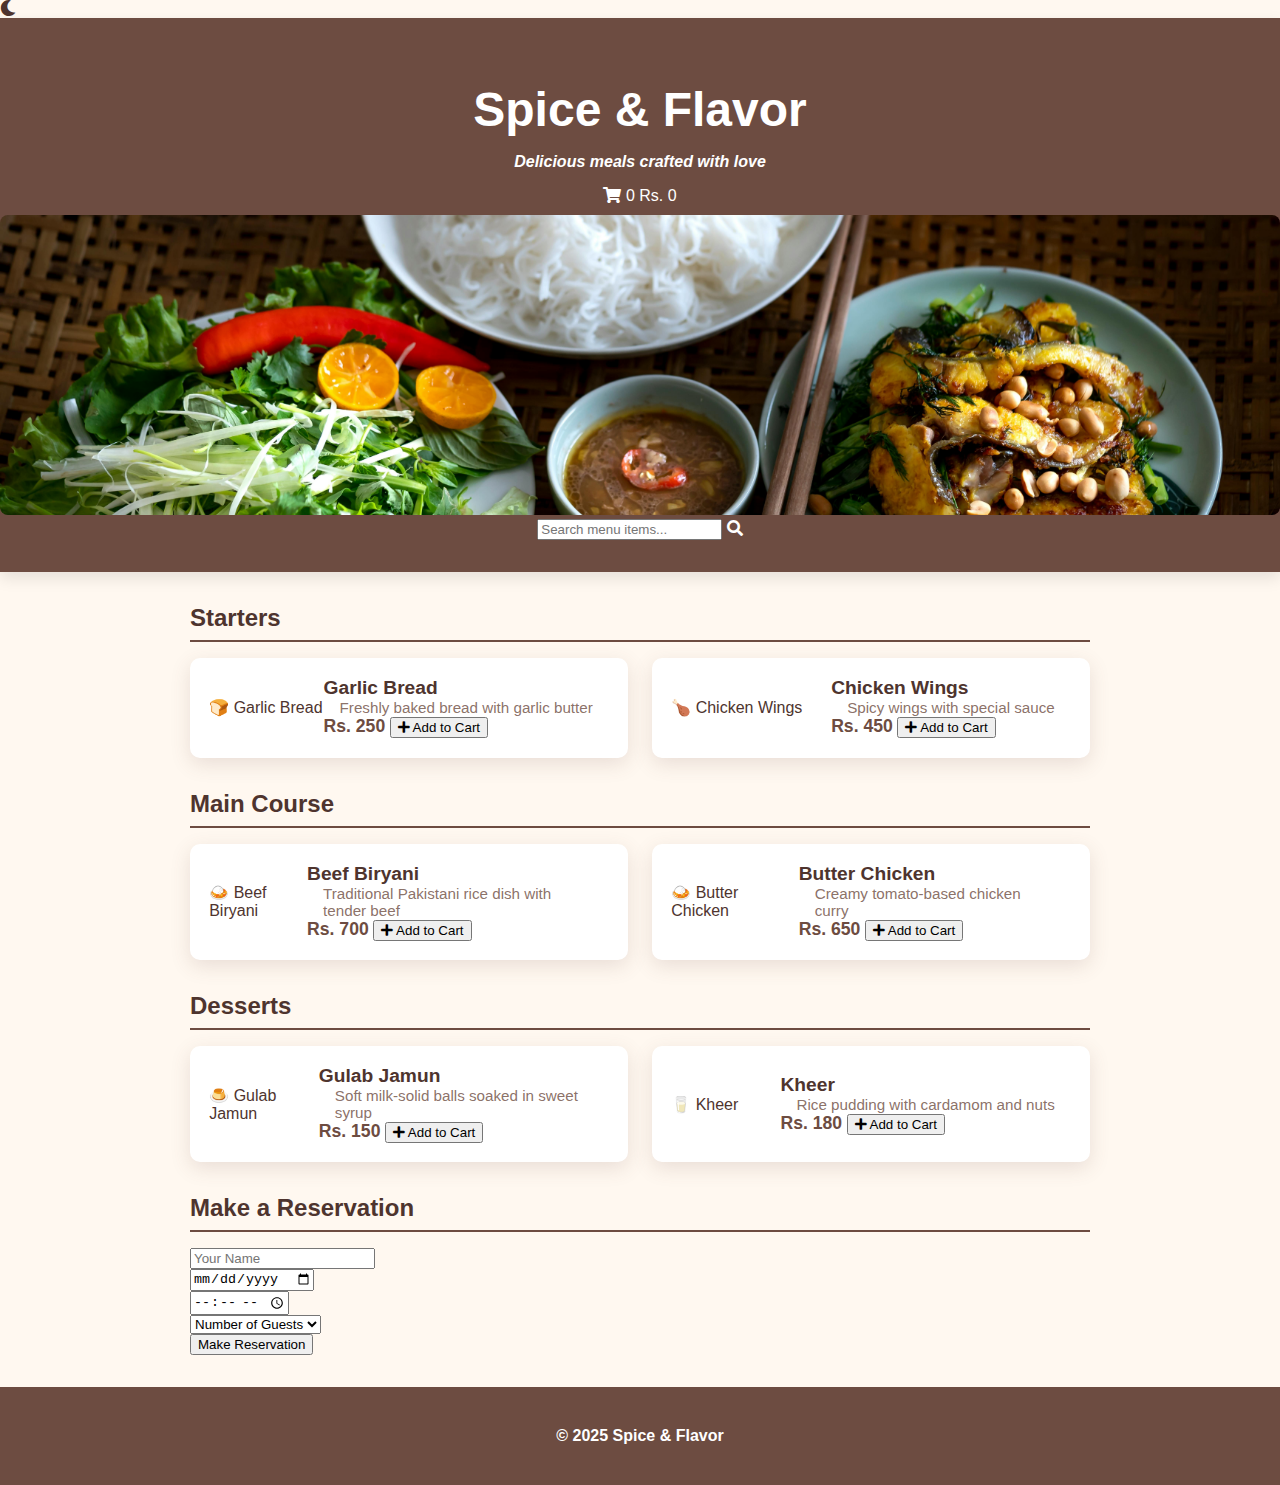
<file: Project 2/project2.html>
<!DOCTYPE html>
<html lang="en">
  <head>
    <meta charset="UTF-8" />
    <meta name="viewport" content="width=device-width, initial-scale=1" />
    <title>Restaurant Menu</title>
    <link
      rel="stylesheet"
      href="https://cdnjs.cloudflare.com/ajax/libs/font-awesome/5.15.4/css/all.min.css"
    />
    <link rel="stylesheet" href="project2.css" />
  </head>
  <body>
    <header>
      <div class="header-content">
        <h1>Spice & Flavor</h1>
        <p>Delicious meals crafted with love</p>
        <div class="cart-widget">
          <i class="fas fa-shopping-cart"></i>
          <span id="cart-count">0</span>
          <span id="cart-total">Rs. 0</span>
        </div>
      </div>
      <div class="hero-image">
        <img src="images/restaurant.jpg" alt="Restaurant" />
      </div>
      <div class="search-bar">
        <input
          type="text"
          id="menu-search"
          placeholder="Search menu items..."
        />
        <i class="fas fa-search"></i>
      </div>
    </header>

    <section class="menu container">
      <h2>Starters</h2>
      <div class="menu-items">
        <div class="item">
          <div class="item-image placeholder-image" data-food="🍞">
            <span class="food-icon">🍞</span>
            <span class="food-label">Garlic Bread</span>
          </div>
          <div class="item-content">
            <h3>Garlic Bread</h3>
            <p>Freshly baked bread with garlic butter</p>
            <div class="item-footer">
              <span class="price">Rs. 250</span>
              <button class="add-to-cart">
                <i class="fas fa-plus"></i> Add to Cart
              </button>
            </div>
          </div>
        </div>
        <div class="item">
          <div class="item-image placeholder-image" data-food="🍗">
            <span class="food-icon">🍗</span>
            <span class="food-label">Chicken Wings</span>
          </div>
          <div class="item-content">
            <h3>Chicken Wings</h3>
            <p>Spicy wings with special sauce</p>
            <div class="item-footer">
              <span class="price">Rs. 450</span>
              <button class="add-to-cart">
                <i class="fas fa-plus"></i> Add to Cart
              </button>
            </div>
          </div>
        </div>
      </div>

      <h2>Main Course</h2>
      <div class="menu-items">
        <div class="item">
          <div class="item-image placeholder-image" data-food="🍛">
            <span class="food-icon">🍛</span>
            <span class="food-label">Beef Biryani</span>
          </div>
          <div class="item-content">
            <h3>Beef Biryani</h3>
            <p>Traditional Pakistani rice dish with tender beef</p>
            <div class="item-footer">
              <span class="price">Rs. 700</span>
              <button class="add-to-cart">
                <i class="fas fa-plus"></i> Add to Cart
              </button>
            </div>
          </div>
        </div>
        <div class="item">
          <div class="item-image placeholder-image" data-food="🍛">
            <span class="food-icon">🍛</span>
            <span class="food-label">Butter Chicken</span>
          </div>
          <div class="item-content">
            <h3>Butter Chicken</h3>
            <p>Creamy tomato-based chicken curry</p>
            <div class="item-footer">
              <span class="price">Rs. 650</span>
              <button class="add-to-cart">
                <i class="fas fa-plus"></i> Add to Cart
              </button>
            </div>
          </div>
        </div>
      </div>

      <h2>Desserts</h2>
      <div class="menu-items">
        <div class="item">
          <div class="item-image placeholder-image" data-food="🍮">
            <span class="food-icon">🍮</span>
            <span class="food-label">Gulab Jamun</span>
          </div>
          <div class="item-content">
            <h3>Gulab Jamun</h3>
            <p>Soft milk-solid balls soaked in sweet syrup</p>
            <div class="item-footer">
              <span class="price">Rs. 150</span>
              <button class="add-to-cart">
                <i class="fas fa-plus"></i> Add to Cart
              </button>
            </div>
          </div>
        </div>
        <div class="item">
          <div class="item-image placeholder-image" data-food="🥛">
            <span class="food-icon">🥛</span>
            <span class="food-label">Kheer</span>
          </div>
          <div class="item-content">
            <h3>Kheer</h3>
            <p>Rice pudding with cardamom and nuts</p>
            <div class="item-footer">
              <span class="price">Rs. 180</span>
              <button class="add-to-cart">
                <i class="fas fa-plus"></i> Add to Cart
              </button>
            </div>
          </div>
        </div>
      </div>
      
      <!-- Add reservation form section -->
      <section class="reservation-section">
        <h2>Make a Reservation</h2>
        <form id="reservation-form" class="reservation-form">
          <div class="form-row">
            <div class="form-group">
              <input type="text" id="name" placeholder="Your Name" required />
            </div>
            <div class="form-group">
              <input type="date" id="date" required />
            </div>
          </div>
          <div class="form-row">
            <div class="form-group">
              <input type="time" id="time" required />
            </div>
            <div class="form-group">
              <select id="guests" required>
                <option value="">Number of Guests</option>
                <option value="1">1 Guest</option>
                <option value="2">2 Guests</option>
                <option value="3">3 Guests</option>
                <option value="4">4 Guests</option>
                <option value="5">5+ Guests</option>
              </select>
            </div>
          </div>
          <button type="submit" class="btn-reservation">Make Reservation</button>
        </form>
      </section>
    </section>

    <footer>
      <p>&copy; 2025 Spice & Flavor</p>
    </footer>
    
    <script src="project2.js"></script>
  </body>
</html>
</file>
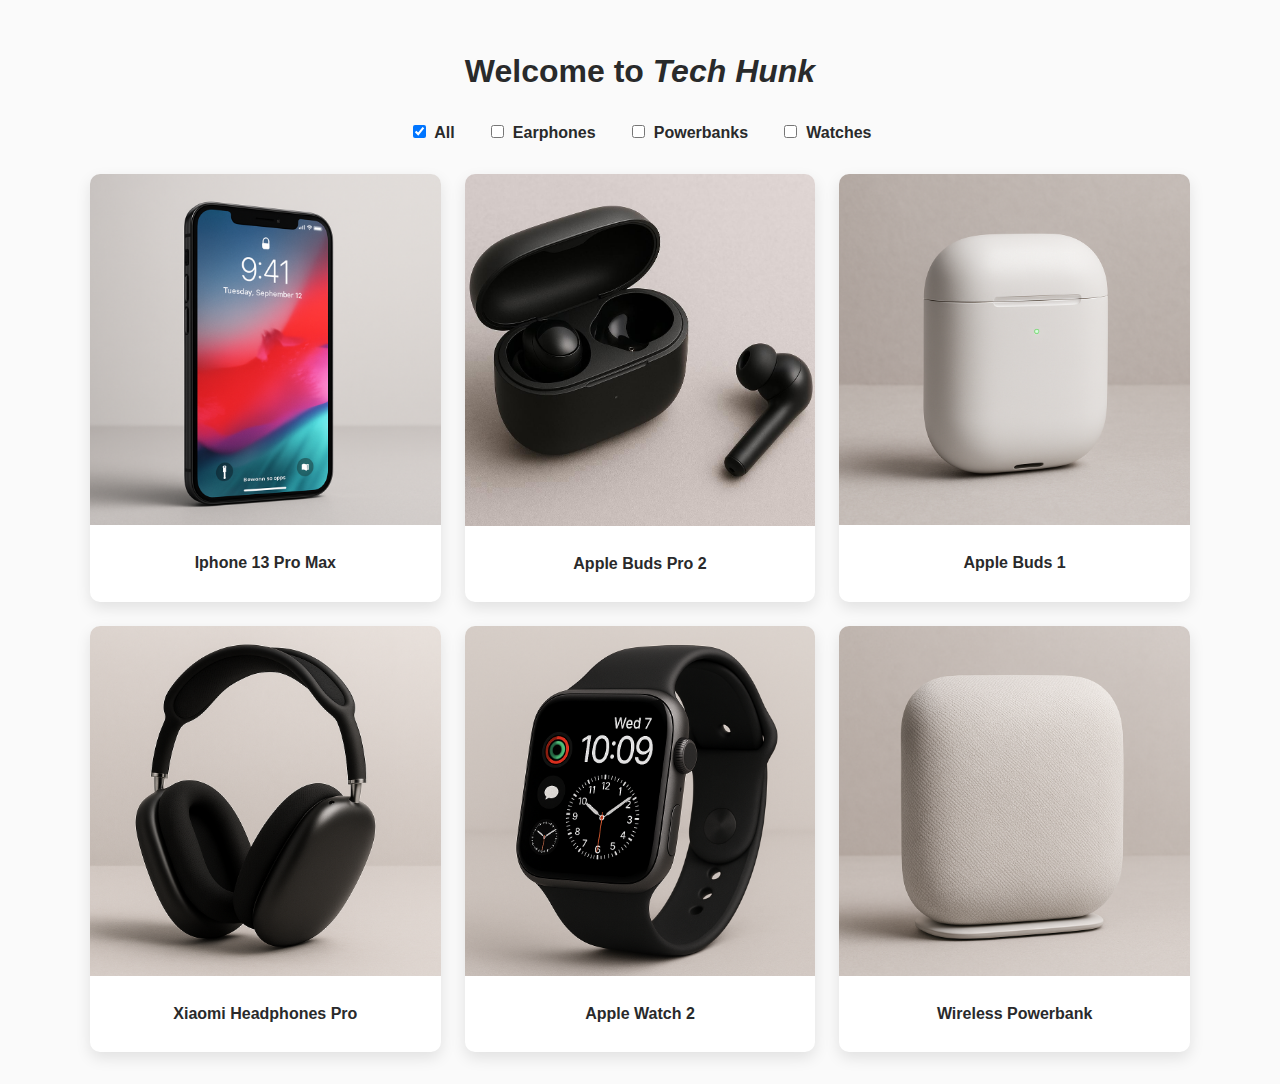
<file: Project 3/project3.html>
<!DOCTYPE html>
<html lang="en">
<head>
  <meta charset="UTF-8" />
  <meta name="viewport" content="width=device-width, initial-scale=1" />
  <title>Online Store</title>
  <link rel="stylesheet" href="project3.css" />
</head>
<body>
  <h1>Welcome to <b><i>Tech Hunk</i></b></h1>

  <div class="filters">
    <label>
      <input type="checkbox" checked id="all" />
      All
    </label>
    <label>
      <input type="checkbox" id="web" />
      Earphones
    </label>
    <label>
      <input type="checkbox" id="app" />
      Powerbanks
    </label>
    <label>
      <input type="checkbox" id="graphic" />
      Watches
    </label>
  </div>

  <div class="gallery">
    <div class="item web">
      <img src="images/product1.jpg" alt="Product 1">
      <p>Iphone 13 Pro Max</p>
    </div>
    <div class="item app">
      <img src="images/product2.jpg" alt="Product 2">
      <p>Apple Buds Pro 2</p>
    </div>
    <div class="item graphic">
      <img src="images/product3.jpg" alt="Product 3">
    <p>Apple Buds 1</p>
    </div>
    <div class="item web">
      <img src="images/product4.jpg" alt="Product 4">
      <p>Xiaomi Headphones Pro</p>
    </div>
    <div class="item app">
      <img src="images/product5.jpg" alt="Product 5">
      <p>Apple Watch 2</p>
    </div>
    <div class="item graphic">
      <img src="images/product6.jpg" alt="Product 6">
      <p>Wireless Powerbank</p>
    </div>
  </div>
</body>
</html>
</file>
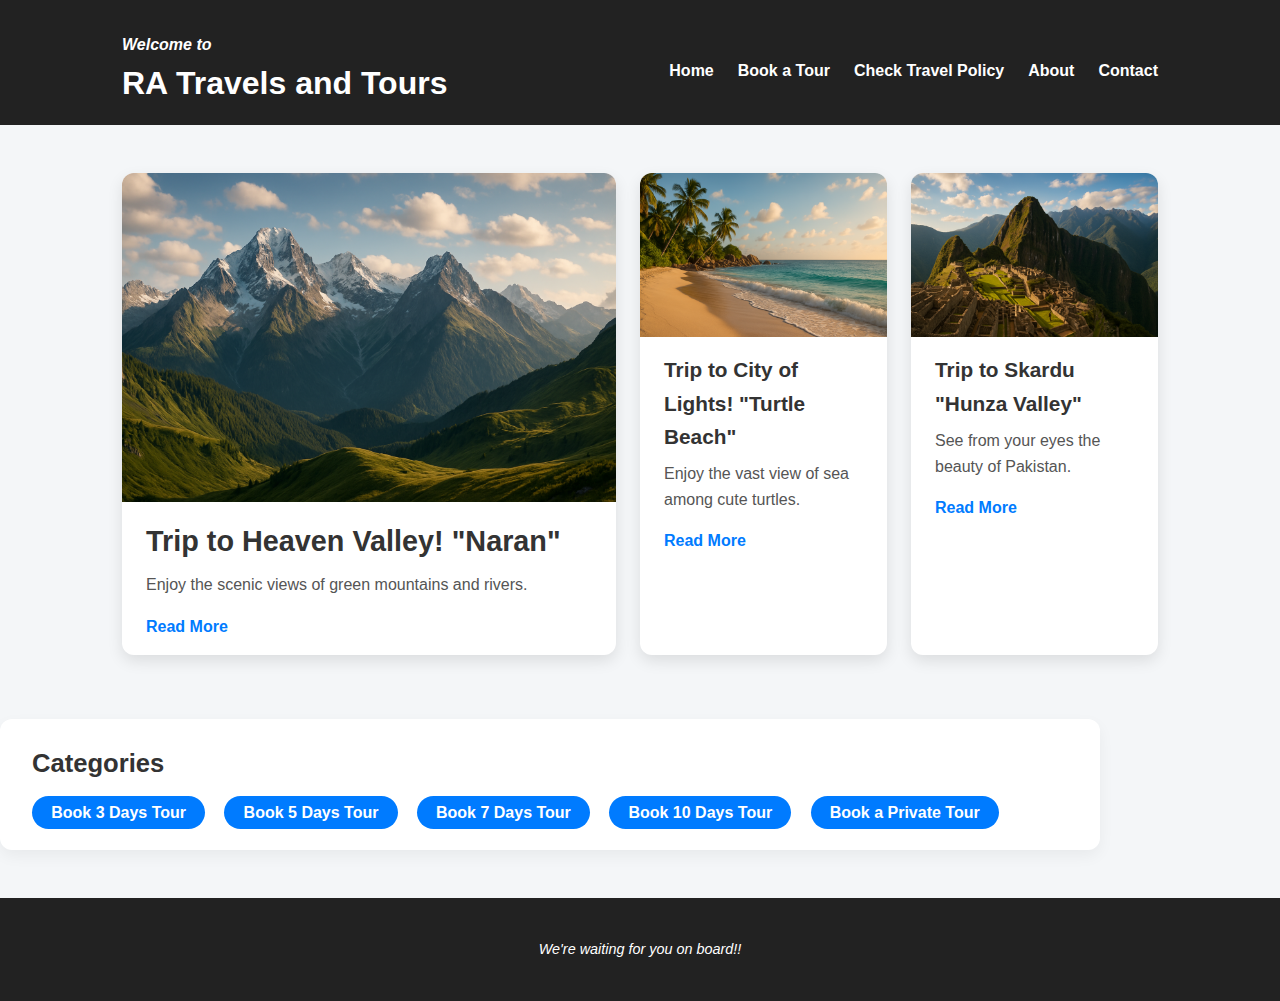
<file: My-Portfolio-main/Project 1/project1.html>
<!DOCTYPE html>
<html lang="en">
<head>
  <meta charset="UTF-8" />
  <meta name="viewport" content="width=device-width, initial-scale=1" />
  <title>Travel and Tours website</title>
  <link rel="stylesheet" href="project1.css" />
</head>
<body>
  <header>
    <div class="container">
      <p><b><i>Welcome to</i></b><p>
      <h1>RA Travels and Tours</h1>
      <nav>
        <ul>
          <li><a href="#">Home</a></li>
          <li><a href="#">Book a Tour</a></li>
          <li><a href="#">Check Travel Policy</a></li>
          <li><a href="#">About</a></li>
          <li><a href="#">Contact</a></li>
        </ul>
      </nav>
    </div>
  </header>

  <section class="featured-posts container">
    <article class="featured">
      <img src="images/travel.jpg" alt="Travel">
      <div class="content">
        <h2>Trip to Heaven Valley! "Naran"</h2>
        <p>Enjoy the scenic views of green mountains and rivers.</p>
        <a href="#">Read More</a>
      </div>
    </article>
    <article class="post">
      <img src="images/travell.jpg" alt="Travel 2">
      <div class="content">
        <h3>Trip to City of Lights! "Turtle Beach"</h3>
        <p>Enjoy the vast view of sea among cute turtles.</p>
        <a href="#">Read More</a>
      </div>
    </article>
    <article class="post">
      <img src="images/travelll.jpg" alt="Travel 3">
      <div class="content">
        <h3>Trip to Skardu "Hunza Valley"</h3>
        <p>See from your eyes the beauty of Pakistan.</p>
        <a href="#">Read More</a>
      </div>
    </article>
  </section>

  <section class="categories container">
    <h2>Categories</h2>
    <ul>
      <li><a href="#">Book 3 Days Tour</a></li>
      <li><a href="#">Book 5 Days Tour</a></li>
      <li><a href="#">Book 7 Days Tour</a></li>
      <li><a href="#">Book 10 Days Tour</a></li>
      <li><a href="#">Book a Private Tour</a></li>
    </ul>
  </section>

  <footer>
    <div class="container">
      <p><i>We're waiting for you on board!!</i></p>
    </div>
  </footer>
</body>
</html>
</file>
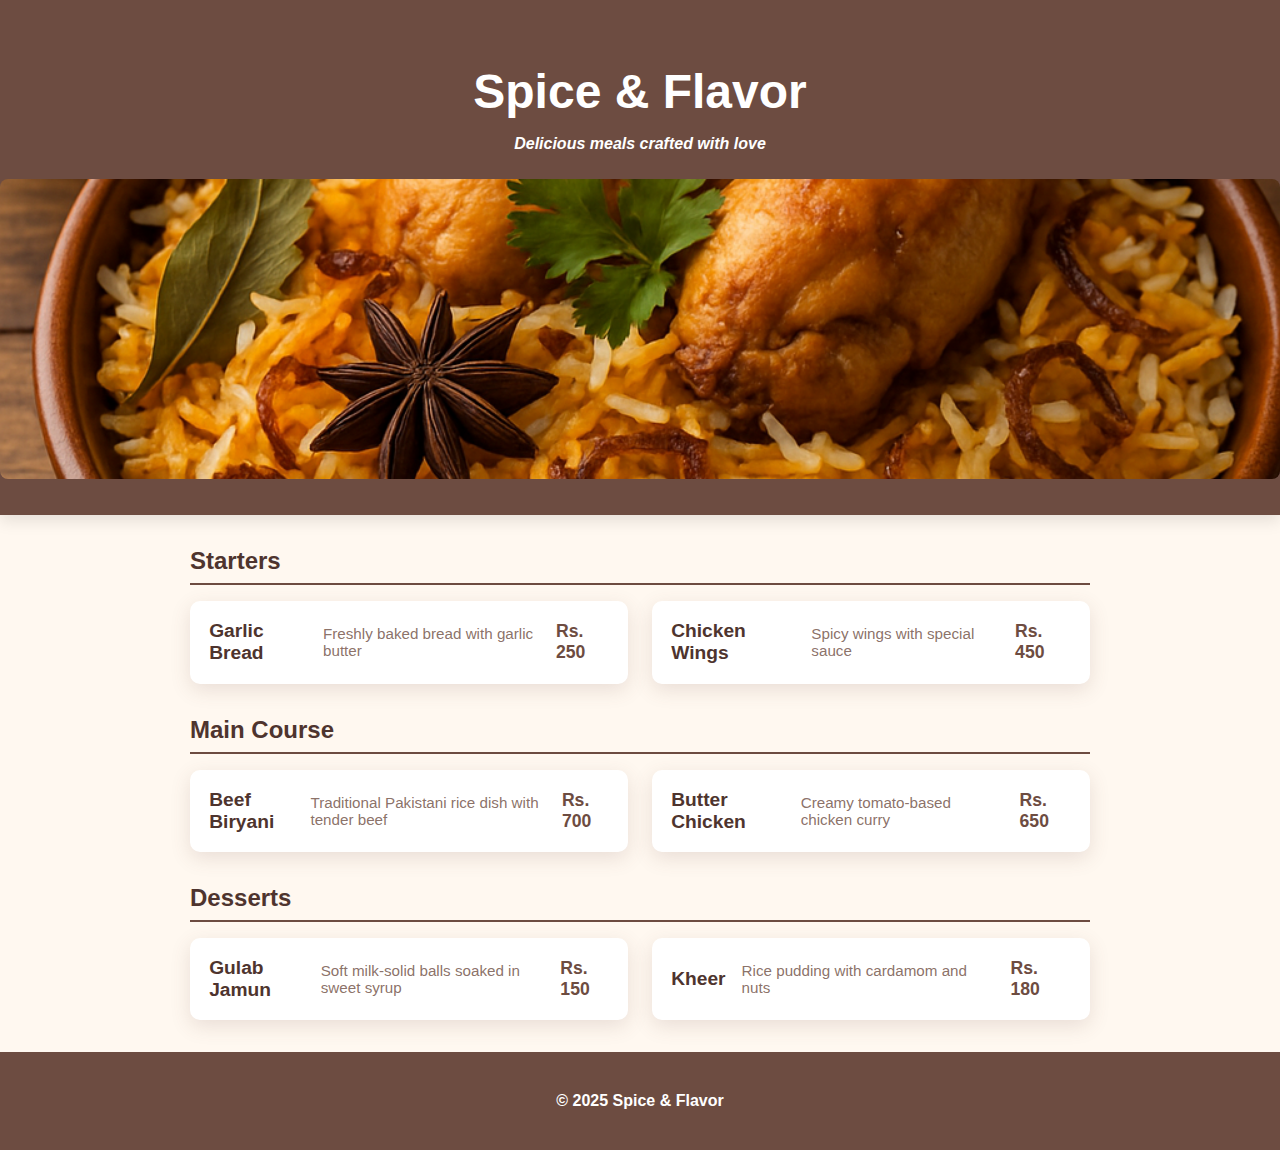
<file: My-Portfolio-main/Project 2/project2.html>
<!DOCTYPE html>
<html lang="en">
<head>
  <meta charset="UTF-8" />
  <meta name="viewport" content="width=device-width, initial-scale=1" />
  <title>Restaurant Menu</title>
  <link rel="stylesheet" href="project2.css" />
</head>
<body>
  <header>
    <h1>Spice & Flavor</h1>
    <p>Delicious meals crafted with love</p>
    <img src="images/restaurant.jpg" alt="Restaurant" />
  </header>

  <section class="menu container">
    <h2>Starters</h2>
    <div class="menu-items">
      <div class="item">
        <h3>Garlic Bread</h3>
        <p>Freshly baked bread with garlic butter</p>
        <span class="price">Rs. 250</span>
      </div>
      <div class="item">
        <h3>Chicken Wings</h3>
        <p>Spicy wings with special sauce</p>
        <span class="price">Rs. 450</span>
      </div>
    </div>

    <h2>Main Course</h2>
    <div class="menu-items">
      <div class="item">
        <h3>Beef Biryani</h3>
        <p>Traditional Pakistani rice dish with tender beef</p>
        <span class="price">Rs. 700</span>
      </div>
      <div class="item">
        <h3>Butter Chicken</h3>
        <p>Creamy tomato-based chicken curry</p>
        <span class="price">Rs. 650</span>
      </div>
    </div>

    <h2>Desserts</h2>
    <div class="menu-items">
      <div class="item">
        <h3>Gulab Jamun</h3>
        <p>Soft milk-solid balls soaked in sweet syrup</p>
        <span class="price">Rs. 150</span>
      </div>
      <div class="item">
        <h3>Kheer</h3>
        <p>Rice pudding with cardamom and nuts</p>
        <span class="price">Rs. 180</span>
      </div>
    </div>
  </section>

  <footer>
    <p>&copy; 2025 Spice & Flavor</p>
  </footer>
</body>
</html>
</file>
<file: css/resume.css>
body {
  font-family: 'Muli', -apple-system, BlinkMacSystemFont, 'Segoe UI', Roboto, 'Helvetica Neue', Arial, sans-serif, 'Apple Color Emoji', 'Segoe UI Emoji', 'Segoe UI Symbol', 'Noto Color Emoji';
  padding-top: 54px;
  color: #292a2b;
}

@media (min-width: 992px) {
  body {
    padding-top: 0;
    padding-left: 17rem;
  }
}

h1,
h2,
h3,
h4,
h5,
h6 {
  font-family: 'Saira Extra Condensed', -apple-system, BlinkMacSystemFont, 'Segoe UI', Roboto, 'Helvetica Neue', Arial, sans-serif, 'Apple Color Emoji', 'Segoe UI Emoji', 'Segoe UI Symbol', 'Noto Color Emoji';
  font-weight: 700;
  text-transform: uppercase;
  color: #131518;
}

h1 {
  font-size: 6rem;
  line-height: 5.5rem;
}

h2 {
  font-size: 3.5rem;
}

h3 {
  font-size: 2rem;
}

p.lead {
  font-size: 1.15rem;
  font-weight: 400;
}

.subheading {
  text-transform: uppercase;
  font-weight: 500;
  font-family: 'Saira Extra Condensed', -apple-system, BlinkMacSystemFont, 'Segoe UI', Roboto, 'Helvetica Neue', Arial, sans-serif, 'Apple Color Emoji', 'Segoe UI Emoji', 'Segoe UI Symbol', 'Noto Color Emoji';
  font-size: 1.5rem;
}

.social-icons a {
  display: inline-block;
  height: 3.5rem;
  width: 3.5rem;
  background-color: #030303;
  color: #fff !important;
  border-radius: 100%;
  text-align: center;
  font-size: 1.5rem;
  line-height: 3.5rem;
  margin-right: 1rem;
}

.social-icons a:last-child {
  margin-right: 0;
}

.social-icons a:hover {
  background-color: rgb(83, 74, 74);
}

.dev-icons {
  font-size: 3rem;
}

.dev-icons .list-inline-item i:hover {
  color: rgb(0, 0, 0);
}

#sideNav .navbar-nav .nav-item .nav-link {
  font-weight: 800;
  letter-spacing: 0.05rem;
  text-transform: uppercase;
}

#sideNav .navbar-toggler:focus {
  outline-color: #413f3e;
}

@media (min-width: 992px) {
  #sideNav {
    text-align: center;
    position: fixed;
    top: 0;
    left: 0;
    display: flex;
    flex-direction: column;
    width: 17rem;
    height: 100vh;
  }
  #sideNav .navbar-brand {
    display: flex;
    margin: auto auto 0;
    padding: 0.5rem;
  }
  #sideNav .navbar-brand .img-profile {
    max-width: 10rem;
    max-height: 10rem;
    border: 0.5rem solid rgba(255, 255, 255, 0.2);
  }
  #sideNav .navbar-collapse {
    display: flex;
    align-items: flex-start;
    flex-grow: 0;
    width: 100%;
    margin-bottom: auto;
  }
  #sideNav .navbar-collapse .navbar-nav {
    flex-direction: column;
    width: 100%;
  }
  #sideNav .navbar-collapse .navbar-nav .nav-item {
    display: block;
  }
  #sideNav .navbar-collapse .navbar-nav .nav-item .nav-link {
    display: block;
  }
}

section.resume-section {
  padding-top: 5rem !important;
  padding-bottom: 5rem !important;
  max-width: 75rem;
}

section.resume-section .resume-item .resume-date {
  min-width: none;
}

@media (min-width: 768px) {
  section.resume-section {
    min-height: 100vh;
  }
  section.resume-section .resume-item .resume-date {
    min-width: 18rem;
  }
}

@media (min-width: 992px) {
  section.resume-section {
    padding-top: 3rem !important;
    padding-bottom: 3rem !important;
  }
}

.bg-primary {
  background-color: rgb(0, 0, 0) !important;
}

.text-primary {
  color: rgb(0, 0, 0) !important;
}

a {
  color: rgb(0, 0, 0);
}

a:hover, a:focus, a:active {
  color: #000000;
}
</file>
<file: My-Portfolio-main/css/resume.css>
body {
  font-family: 'Muli', -apple-system, BlinkMacSystemFont, 'Segoe UI', Roboto, 'Helvetica Neue', Arial, sans-serif, 'Apple Color Emoji', 'Segoe UI Emoji', 'Segoe UI Symbol', 'Noto Color Emoji';
  padding-top: 54px;
  color: #292a2b;
}

@media (min-width: 992px) {
  body {
    padding-top: 0;
    padding-left: 17rem;
  }
}

h1,
h2,
h3,
h4,
h5,
h6 {
  font-family: 'Saira Extra Condensed', -apple-system, BlinkMacSystemFont, 'Segoe UI', Roboto, 'Helvetica Neue', Arial, sans-serif, 'Apple Color Emoji', 'Segoe UI Emoji', 'Segoe UI Symbol', 'Noto Color Emoji';
  font-weight: 700;
  text-transform: uppercase;
  color: #131518;
}

h1 {
  font-size: 6rem;
  line-height: 5.5rem;
}

h2 {
  font-size: 3.5rem;
}

h3 {
  font-size: 2rem;
}

p.lead {
  font-size: 1.15rem;
  font-weight: 400;
}

.subheading {
  text-transform: uppercase;
  font-weight: 500;
  font-family: 'Saira Extra Condensed', -apple-system, BlinkMacSystemFont, 'Segoe UI', Roboto, 'Helvetica Neue', Arial, sans-serif, 'Apple Color Emoji', 'Segoe UI Emoji', 'Segoe UI Symbol', 'Noto Color Emoji';
  font-size: 1.5rem;
}

.social-icons a {
  display: inline-block;
  height: 3.5rem;
  width: 3.5rem;
  background-color: #030303;
  color: #fff !important;
  border-radius: 100%;
  text-align: center;
  font-size: 1.5rem;
  line-height: 3.5rem;
  margin-right: 1rem;
}

.social-icons a:last-child {
  margin-right: 0;
}

.social-icons a:hover {
  background-color: rgb(83, 74, 74);
}

.dev-icons {
  font-size: 3rem;
}

.dev-icons .list-inline-item i:hover {
  color: rgb(0, 0, 0);
}

#sideNav .navbar-nav .nav-item .nav-link {
  font-weight: 800;
  letter-spacing: 0.05rem;
  text-transform: uppercase;
}

#sideNav .navbar-toggler:focus {
  outline-color: #413f3e;
}

@media (min-width: 992px) {
  #sideNav {
    text-align: center;
    position: fixed;
    top: 0;
    left: 0;
    display: flex;
    flex-direction: column;
    width: 17rem;
    height: 100vh;
  }
  #sideNav .navbar-brand {
    display: flex;
    margin: auto auto 0;
    padding: 0.5rem;
  }
  #sideNav .navbar-brand .img-profile {
    max-width: 10rem;
    max-height: 10rem;
    border: 0.5rem solid rgba(255, 255, 255, 0.2);
  }
  #sideNav .navbar-collapse {
    display: flex;
    align-items: flex-start;
    flex-grow: 0;
    width: 100%;
    margin-bottom: auto;
  }
  #sideNav .navbar-collapse .navbar-nav {
    flex-direction: column;
    width: 100%;
  }
  #sideNav .navbar-collapse .navbar-nav .nav-item {
    display: block;
  }
  #sideNav .navbar-collapse .navbar-nav .nav-item .nav-link {
    display: block;
  }
}

section.resume-section {
  padding-top: 5rem !important;
  padding-bottom: 5rem !important;
  max-width: 75rem;
}

section.resume-section .resume-item .resume-date {
  min-width: none;
}

@media (min-width: 768px) {
  section.resume-section {
    min-height: 100vh;
  }
  section.resume-section .resume-item .resume-date {
    min-width: 18rem;
  }
}

@media (min-width: 992px) {
  section.resume-section {
    padding-top: 3rem !important;
    padding-bottom: 3rem !important;
  }
}

.bg-primary {
  background-color: rgb(0, 0, 0) !important;
}

.text-primary {
  color: rgb(0, 0, 0) !important;
}

a {
  color: rgb(0, 0, 0);
}

a:hover, a:focus, a:active {
  color: #000000;
}

.project-card {
  width: 300px;
  padding: 20px;
  border: 1px solid #ccc;
  border-radius: 15px;
  text-align: center;
  box-shadow: 0 4px 8px rgba(0,0,0,0.1);
  transition: transform 0.3s ease;
  margin: 20px auto;
}
</file>
<file: Project 2/project2.css>
body {
  font-family: 'Muli', sans-serif;
  background: #fff8f0;
  color: #4e342e;
  margin: 0;
  padding: 0;
}
header img {
  width: 100%;
  max-height: 300px;
  object-fit: cover;
  margin-top: 10px;
  border-radius: 8px;
}

header {
  background: #6d4c41;
  color: #fff;
  padding: 2rem 0;
  text-align: center;
  box-shadow: 0 6px 15px rgba(0,0,0,0.1);
}

header h1 {
  font-size: 3rem;
  margin-bottom: 0.5rem;
}

header p {
  font-style: italic;
  font-weight: 600;
}

.container {
  max-width: 900px;
  margin: 2rem auto;
  padding: 0 1rem;
}

h2 {
  border-bottom: 2px solid #6d4c41;
  padding-bottom: 0.5rem;
  margin-bottom: 1rem;
  font-weight: 700;
}


.menu-items {
  display: grid;
  grid-template-columns: 1fr 1fr;
  gap: 1.5rem;
  margin-bottom: 2rem;
}

.item {
  background: #fff;
  padding: 1.2rem;
  border-radius: 10px;
  box-shadow: 0 6px 20px rgba(109, 76, 65, 0.15);
  display: flex;
  justify-content: space-between;
  align-items: center;
}

.item h3 {
  margin: 0;
  font-weight: 700;
  font-size: 1.2rem;
}

.item p {
  margin: 0 1rem;
  flex-grow: 1;
  font-size: 0.95rem;
  color: #6d4c41cc;
}

.price {
  font-weight: 700;
  color: #6d4c41;
  font-size: 1.1rem;
}

footer {
  text-align: center;
  padding: 1.5rem 0;
  background: #6d4c41;
  color: white;
  font-weight: 600;
}

/* Responsive */
@media (max-width: 700px) {
  .menu-items {
    grid-template-columns: 1fr;
  }
}
</file>
<file: Project 3/project3.css>
body {
  font-family: 'Muli', sans-serif;
  background: #fafafa;
  padding: 2rem;
  margin: 0;
  text-align: center;
  color: #292a2b;
}

h1 {
  margin-bottom: 2rem;
  font-weight: 700;
}

.filters {
  margin-bottom: 2rem;
  display: flex;
  justify-content: center;
  gap: 2rem;
  font-weight: 600;
}

.filters label {
  cursor: pointer;
  user-select: none;
}

.filters input[type="checkbox"] {
  margin-right: 0.3rem;
}

/* Gallery grid */
.gallery {
  display: grid;
  grid-template-columns: repeat(auto-fit,minmax(280px,1fr));
  gap: 1.5rem;
  max-width: 1100px;
  margin: 0 auto;
}

/* Hide all by default except when "All" checked */
#all:checked ~ .gallery .item {
  display: block;
}

/* Web filter */
#web:checked ~ .gallery .item:not(.web) {
  display: none;
}
#web:checked ~ .gallery .item.web {
  display: block;
}

/* App filter */
#app:checked ~ .gallery .item:not(.app) {
  display: none;
}
#app:checked ~ .gallery .item.app {
  display: block;
}

/* Graphic filter */
#graphic:checked ~ .gallery .item:not(.graphic) {
  display: none;
}
#graphic:checked ~ .gallery .item.graphic {
  display: block;
}

/* Multiple filters checked - fallback: show all if all unchecked */
#all:not(:checked):not(:checked) ~ .gallery .item {
  display: none;
}

/* Gallery items */
.gallery .item {
  background: white;
  border-radius: 10px;
  overflow: hidden;
  box-shadow: 0 6px 15px rgba(0,0,0,0.1);
  transition: transform 0.3s ease;
  cursor: pointer;
}

.gallery .item:hover {
  transform: scale(1.05);
}

.gallery img {
  width: 100%;
  display: block;
}

.gallery p {
  padding: 0.8rem;
  font-weight: 600;
}
</file>
<file: My-Portfolio-main/Project 2/project2.css>
body {
  font-family: 'Muli', sans-serif;
  background: #fff8f0;
  color: #4e342e;
  margin: 0;
  padding: 0;
}
header img {
  width: 100%;
  max-height: 300px;
  object-fit: cover;
  margin-top: 10px;
  border-radius: 8px;
}

header {
  background: #6d4c41;
  color: #fff;
  padding: 2rem 0;
  text-align: center;
  box-shadow: 0 6px 15px rgba(0,0,0,0.1);
}

header h1 {
  font-size: 3rem;
  margin-bottom: 0.5rem;
}

header p {
  font-style: italic;
  font-weight: 600;
}

.container {
  max-width: 900px;
  margin: 2rem auto;
  padding: 0 1rem;
}

h2 {
  border-bottom: 2px solid #6d4c41;
  padding-bottom: 0.5rem;
  margin-bottom: 1rem;
  font-weight: 700;
}


.menu-items {
  display: grid;
  grid-template-columns: 1fr 1fr;
  gap: 1.5rem;
  margin-bottom: 2rem;
}

.item {
  background: #fff;
  padding: 1.2rem;
  border-radius: 10px;
  box-shadow: 0 6px 20px rgba(109, 76, 65, 0.15);
  display: flex;
  justify-content: space-between;
  align-items: center;
}

.item h3 {
  margin: 0;
  font-weight: 700;
  font-size: 1.2rem;
}

.item p {
  margin: 0 1rem;
  flex-grow: 1;
  font-size: 0.95rem;
  color: #6d4c41cc;
}

.price {
  font-weight: 700;
  color: #6d4c41;
  font-size: 1.1rem;
}

footer {
  text-align: center;
  padding: 1.5rem 0;
  background: #6d4c41;
  color: white;
  font-weight: 600;
}

/* Responsive */
@media (max-width: 700px) {
  .menu-items {
    grid-template-columns: 1fr;
  }
}
</file>
<file: Project 1/project1.css>
/* Reset & base */
* {
  box-sizing: border-box;
  margin: 0;
  padding: 0;
}

body {
  font-family: 'Muli', sans-serif;
  background-color: #f4f6f8;
  color: #333;
  line-height: 1.6;
}

.container {
  max-width: 1100px;
  margin: 0 auto;
  padding: 1rem 2rem;
}

/* Header */
header {
  background-color: #222;
  color: white;
  padding: 1rem 0;
  position: sticky;
  top: 0;
  z-index: 1000;
}

header h1 {
  float: left;
  font-weight: 700;
  font-size: 2rem;
}

header nav {
  float: right;
}

header nav ul {
  list-style: none;
  display: flex;
  gap: 1.5rem;
  align-items: center;
}

header nav ul li a {
  color: white;
  text-decoration: none;
  font-weight: 600;
  transition: color 0.3s ease;
}

header nav ul li a:hover {
  color: #007bff;
}

header::after {
  content: "";
  display: table;
  clear: both;
}

/* Featured Posts */
.featured-posts {
  display: grid;
  grid-template-columns: 2fr 1fr 1fr;
  gap: 1.5rem;
  margin-top: 2rem;
}

.featured-posts article {
  background: white;
  border-radius: 12px;
  overflow: hidden;
  box-shadow: 0 6px 15px rgba(0,0,0,0.1);
  display: flex;
  flex-direction: column;
}

.featured-posts article img {
  width: 100%;
  display: block;
}

.featured-posts article .content {
  padding: 1rem 1.5rem;
  flex-grow: 1;
}

.featured-posts .featured h2 {
  font-size: 1.8rem;
  margin-bottom: 0.5rem;
}

.featured-posts .post h3 {
  font-size: 1.3rem;
  margin-bottom: 0.5rem;
}

.featured-posts .content p {
  flex-grow: 1;
  margin-bottom: 1rem;
  color: #555;
}

.featured-posts .content a {
  text-decoration: none;
  color: #007bff;
  font-weight: 600;
  transition: color 0.3s ease;
}

.featured-posts .content a:hover {
  color: #0056b3;
}

/* Categories */
.categories {
  margin: 3rem 0;
  background: white;
  padding: 1.5rem 2rem;
  border-radius: 12px;
  box-shadow: 0 6px 15px rgba(0,0,0,0.05);
}

.categories h2 {
  margin-bottom: 1rem;
  font-weight: 700;
  font-size: 1.6rem;
}

.categories ul {
  list-style: none;
  display: flex;
  gap: 1.2rem;
  flex-wrap: wrap;
}

.categories ul li a {
  background: #007bff;
  color: white;
  padding: 0.5rem 1.2rem;
  border-radius: 20px;
  text-decoration: none;
  font-weight: 600;
  transition: background-color 0.3s ease;
}

.categories ul li a:hover {
  background-color: #0056b3;
}

/* Footer */
footer {
  background: #222;
  color: white;
  text-align: center;
  padding: 1.5rem 0;
  margin-top: 3rem;
  font-size: 0.9rem;
}

/* Responsive */
@media (max-width: 900px) {
  .featured-posts {
    grid-template-columns: 1fr;
  }

  header h1,
  header nav {
    float: none;
    text-align: center;
  }

  header nav ul {
    justify-content: center;
    margin-top: 0.5rem;
  }

  .categories ul {
    justify-content: center;
  }
}
</file>
<file: My-Portfolio-main/Project 1/project1.css>
/* Reset & base */
* {
  box-sizing: border-box;
  margin: 0;
  padding: 0;
}

body {
  font-family: 'Muli', sans-serif;
  background-color: #f4f6f8;
  color: #333;
  line-height: 1.6;
}

.container {
  max-width: 1100px;
  margin: 0 auto;
  padding: 1rem 2rem;
}

/* Header */
header {
  background-color: #222;
  color: white;
  padding: 1rem 0;
  position: sticky;
  top: 0;
  z-index: 1000;
}

header h1 {
  float: left;
  font-weight: 700;
  font-size: 2rem;
}

header nav {
  float: right;
}

header nav ul {
  list-style: none;
  display: flex;
  gap: 1.5rem;
  align-items: center;
}

header nav ul li a {
  color: white;
  text-decoration: none;
  font-weight: 600;
  transition: color 0.3s ease;
}

header nav ul li a:hover {
  color: #007bff;
}

header::after {
  content: "";
  display: table;
  clear: both;
}

/* Featured Posts */
.featured-posts {
  display: grid;
  grid-template-columns: 2fr 1fr 1fr;
  gap: 1.5rem;
  margin-top: 2rem;
}

.featured-posts article {
  background: white;
  border-radius: 12px;
  overflow: hidden;
  box-shadow: 0 6px 15px rgba(0,0,0,0.1);
  display: flex;
  flex-direction: column;
}

.featured-posts article img {
  width: 100%;
  display: block;
}

.featured-posts article .content {
  padding: 1rem 1.5rem;
  flex-grow: 1;
}

.featured-posts .featured h2 {
  font-size: 1.8rem;
  margin-bottom: 0.5rem;
}

.featured-posts .post h3 {
  font-size: 1.3rem;
  margin-bottom: 0.5rem;
}

.featured-posts .content p {
  flex-grow: 1;
  margin-bottom: 1rem;
  color: #555;
}

.featured-posts .content a {
  text-decoration: none;
  color: #007bff;
  font-weight: 600;
  transition: color 0.3s ease;
}

.featured-posts .content a:hover {
  color: #0056b3;
}

/* Categories */
.categories {
  margin: 3rem 0;
  background: white;
  padding: 1.5rem 2rem;
  border-radius: 12px;
  box-shadow: 0 6px 15px rgba(0,0,0,0.05);
}

.categories h2 {
  margin-bottom: 1rem;
  font-weight: 700;
  font-size: 1.6rem;
}

.categories ul {
  list-style: none;
  display: flex;
  gap: 1.2rem;
  flex-wrap: wrap;
}

.categories ul li a {
  background: #007bff;
  color: white;
  padding: 0.5rem 1.2rem;
  border-radius: 20px;
  text-decoration: none;
  font-weight: 600;
  transition: background-color 0.3s ease;
}

.categories ul li a:hover {
  background-color: #0056b3;
}

/* Footer */
footer {
  background: #222;
  color: white;
  text-align: center;
  padding: 1.5rem 0;
  margin-top: 3rem;
  font-size: 0.9rem;
}

/* Responsive */
@media (max-width: 900px) {
  .featured-posts {
    grid-template-columns: 1fr;
  }

  header h1,
  header nav {
    float: none;
    text-align: center;
  }

  header nav ul {
    justify-content: center;
    margin-top: 0.5rem;
  }

  .categories ul {
    justify-content: center;
  }
}
</file>
